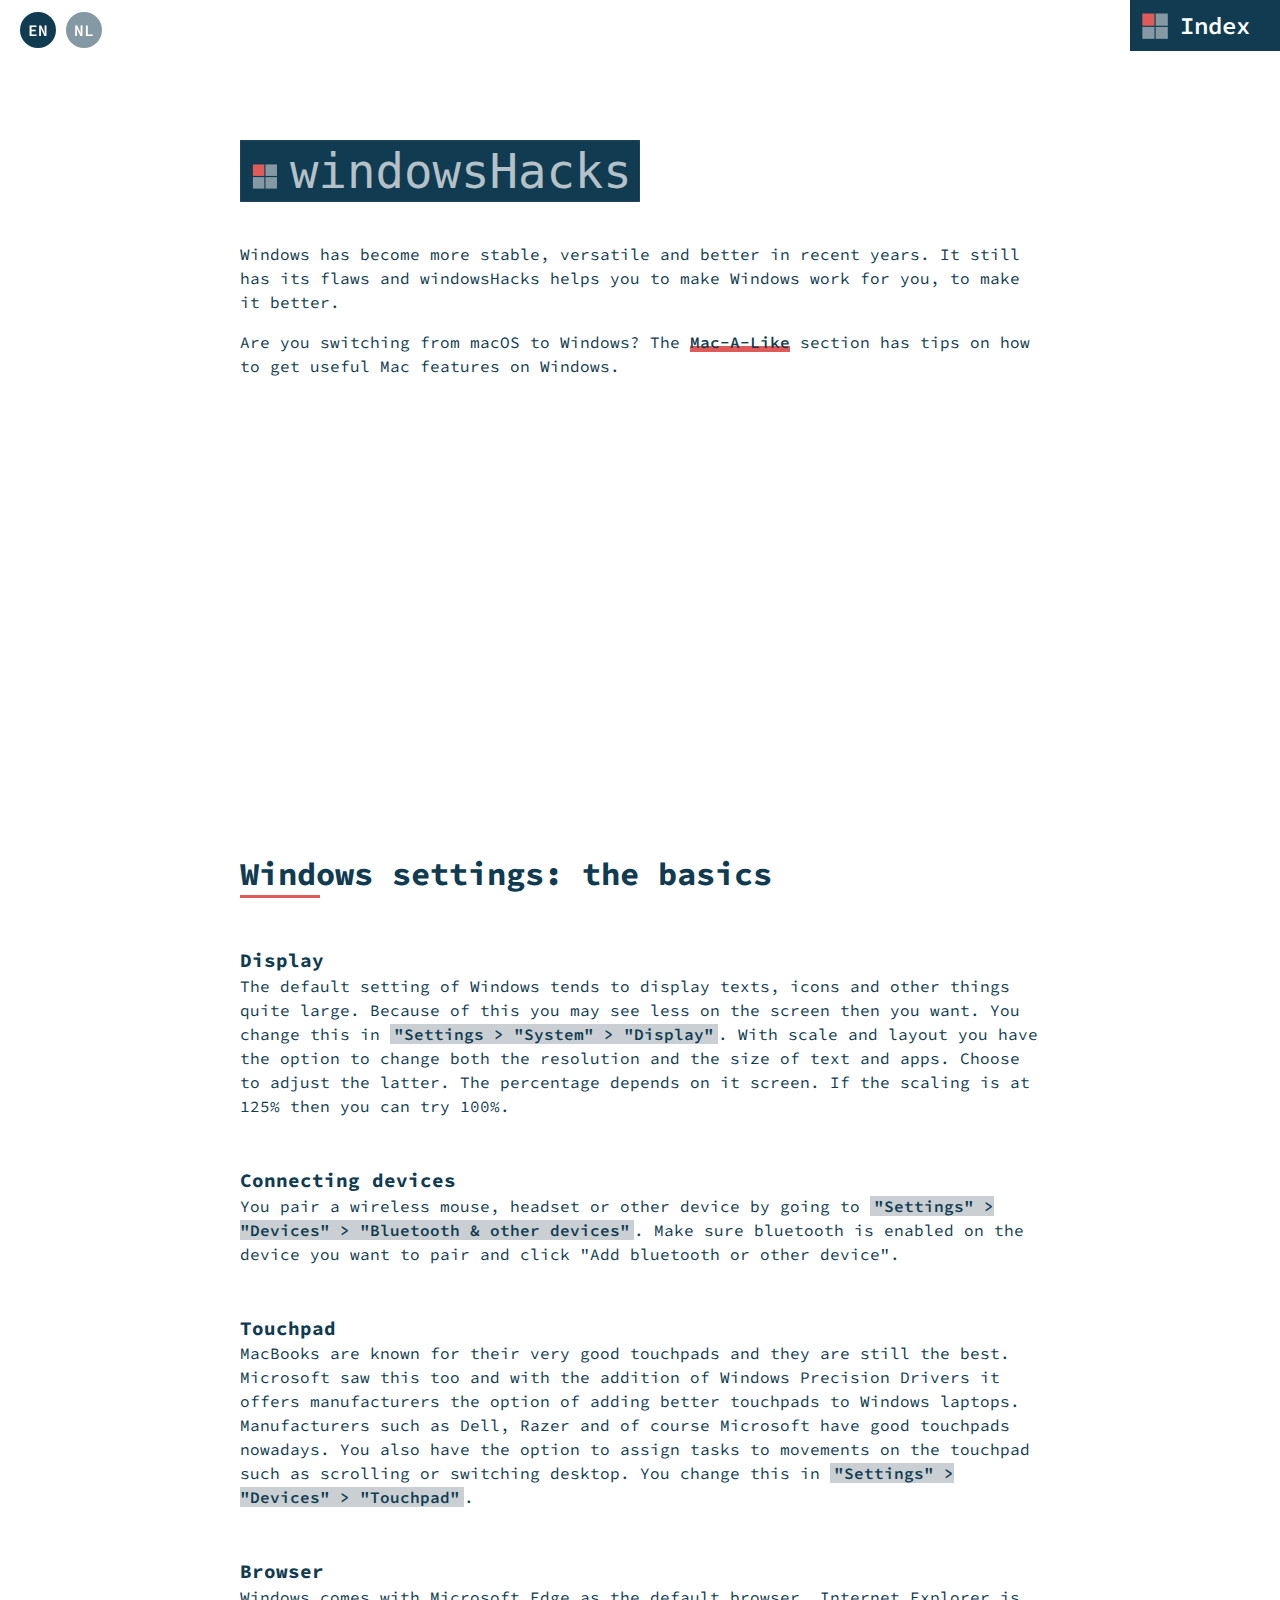
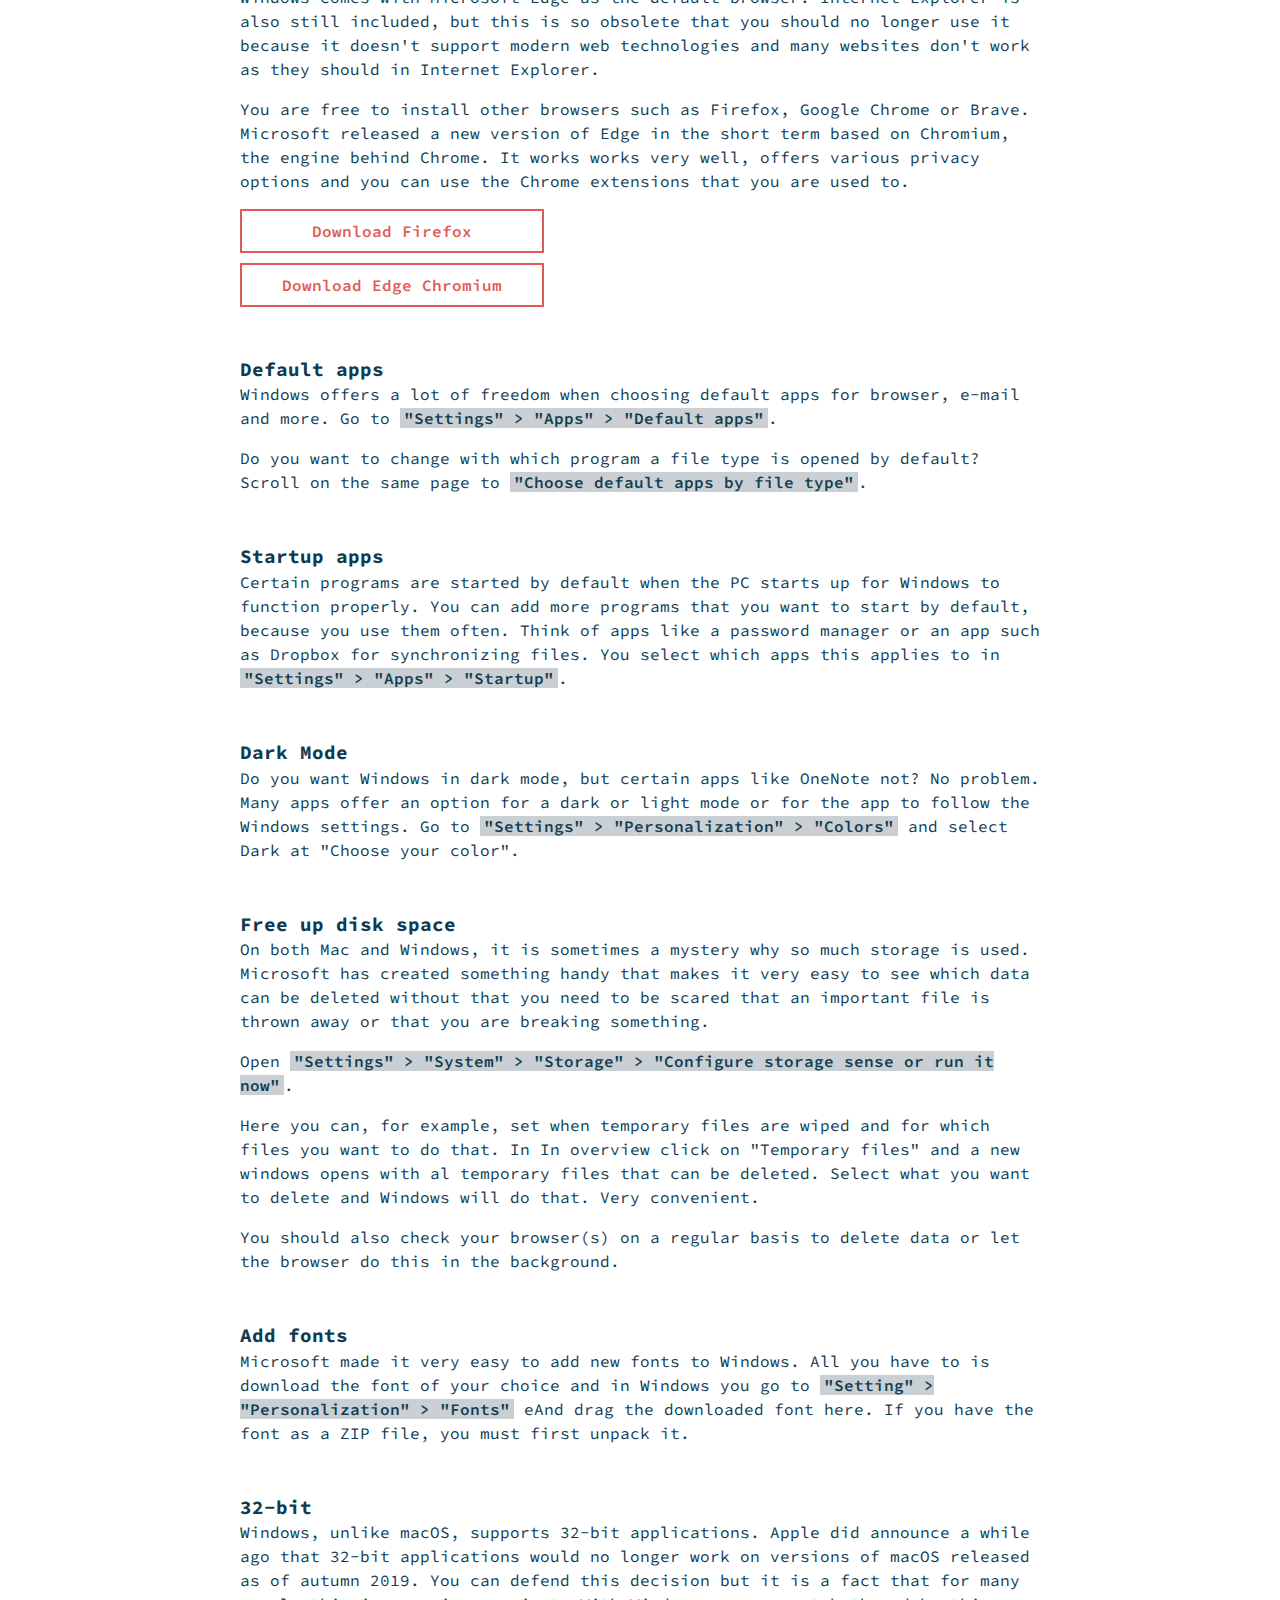
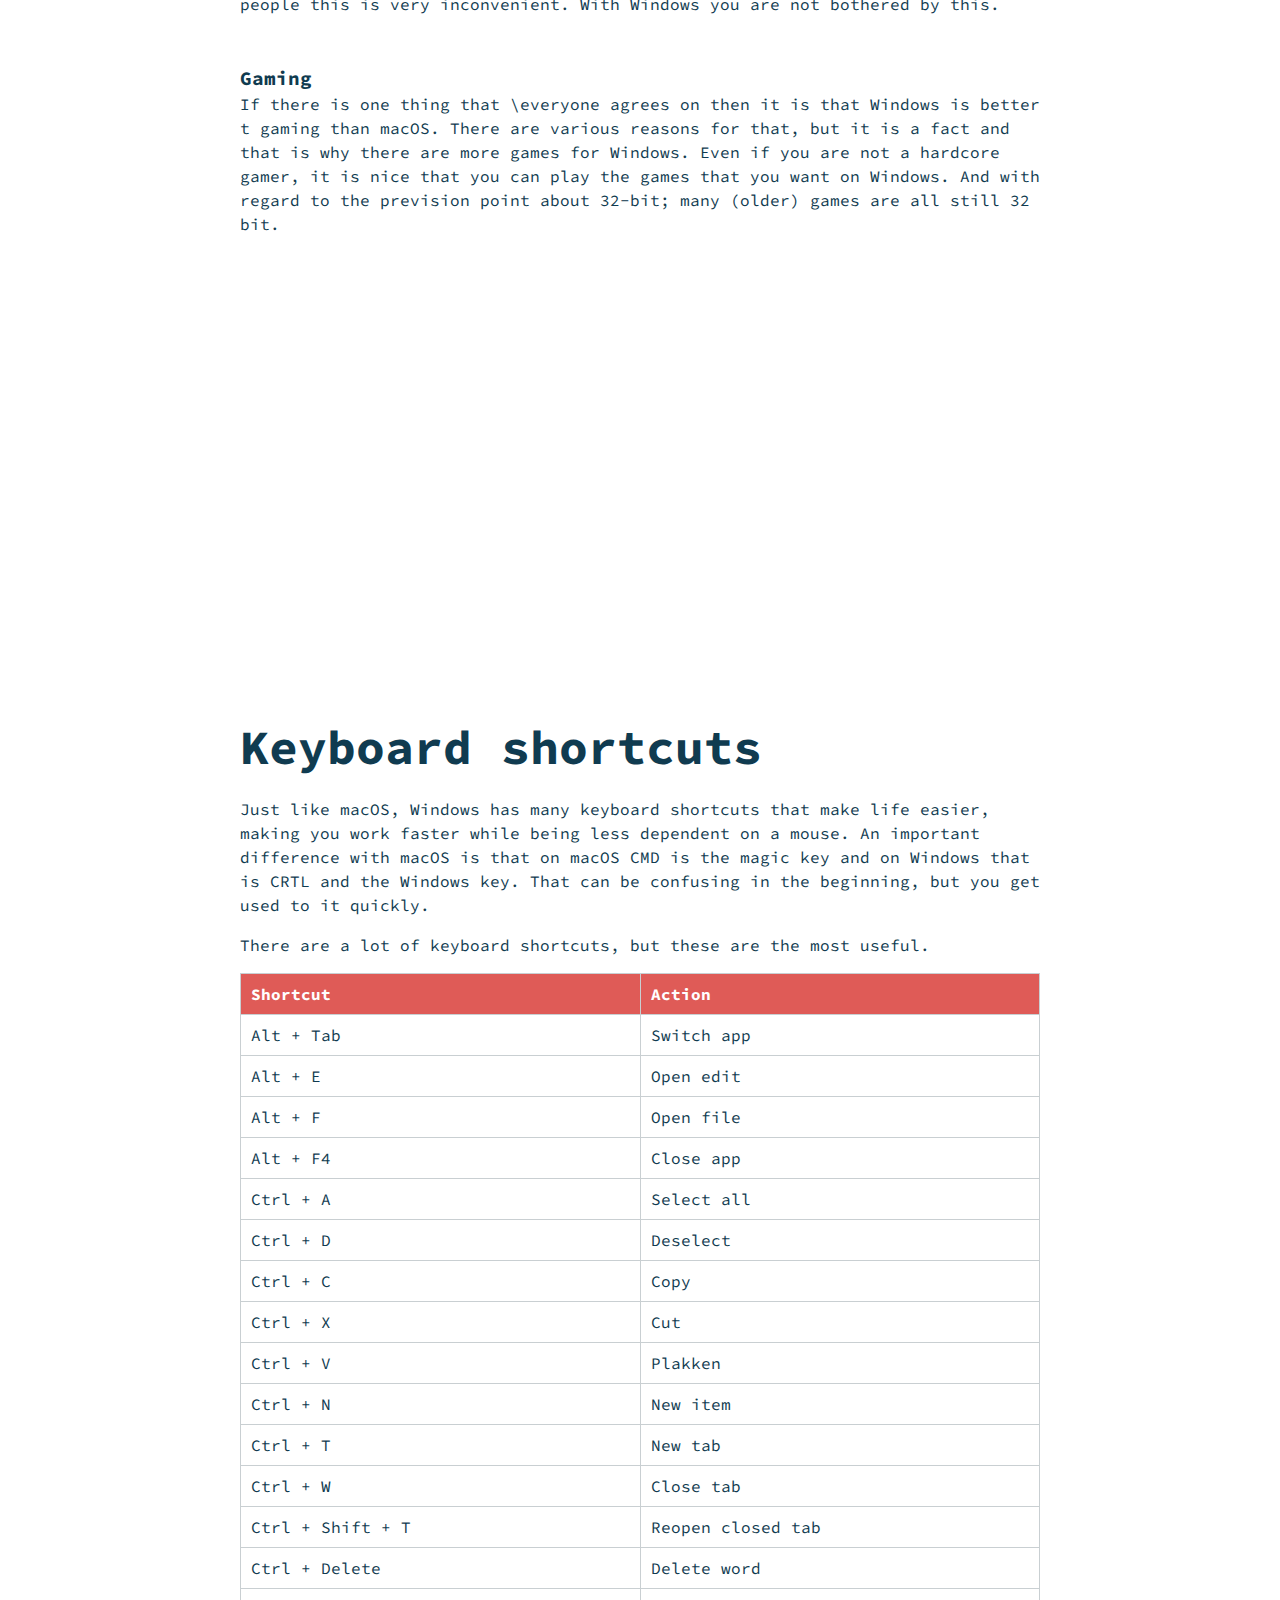
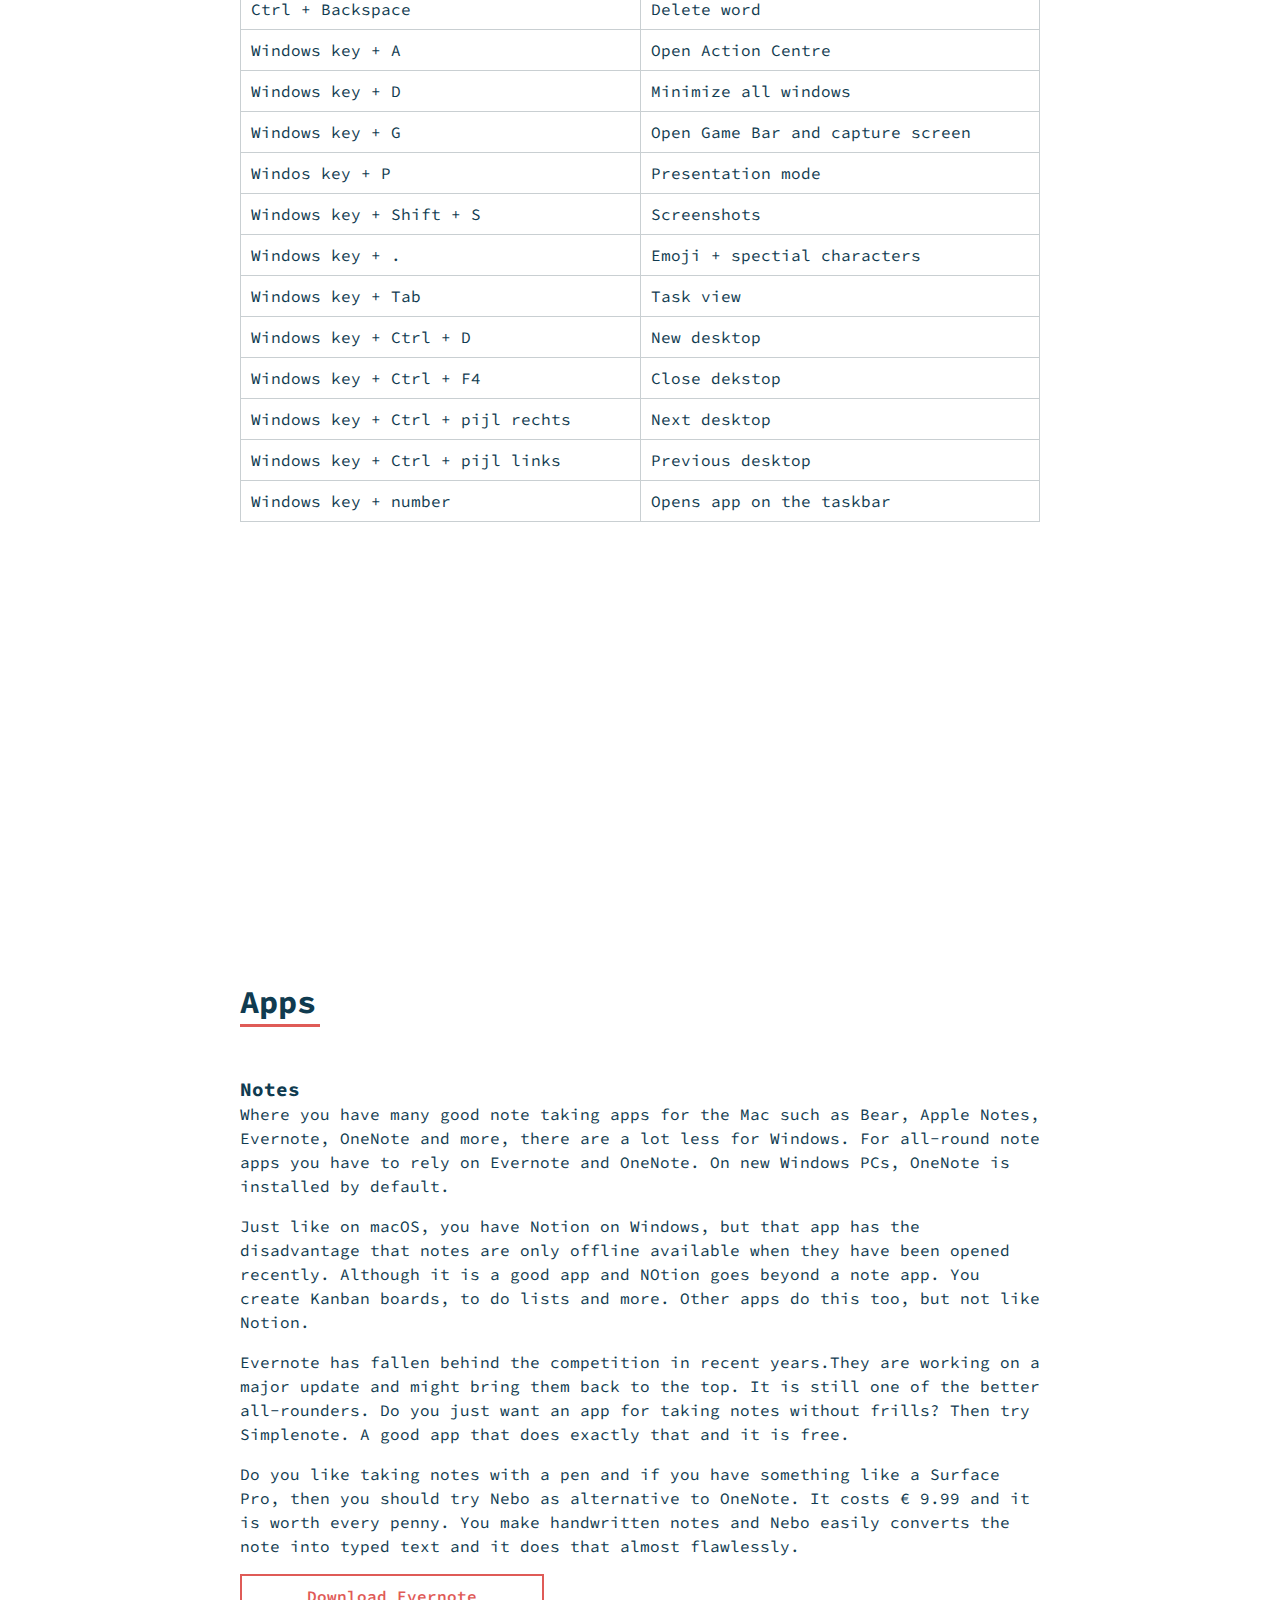
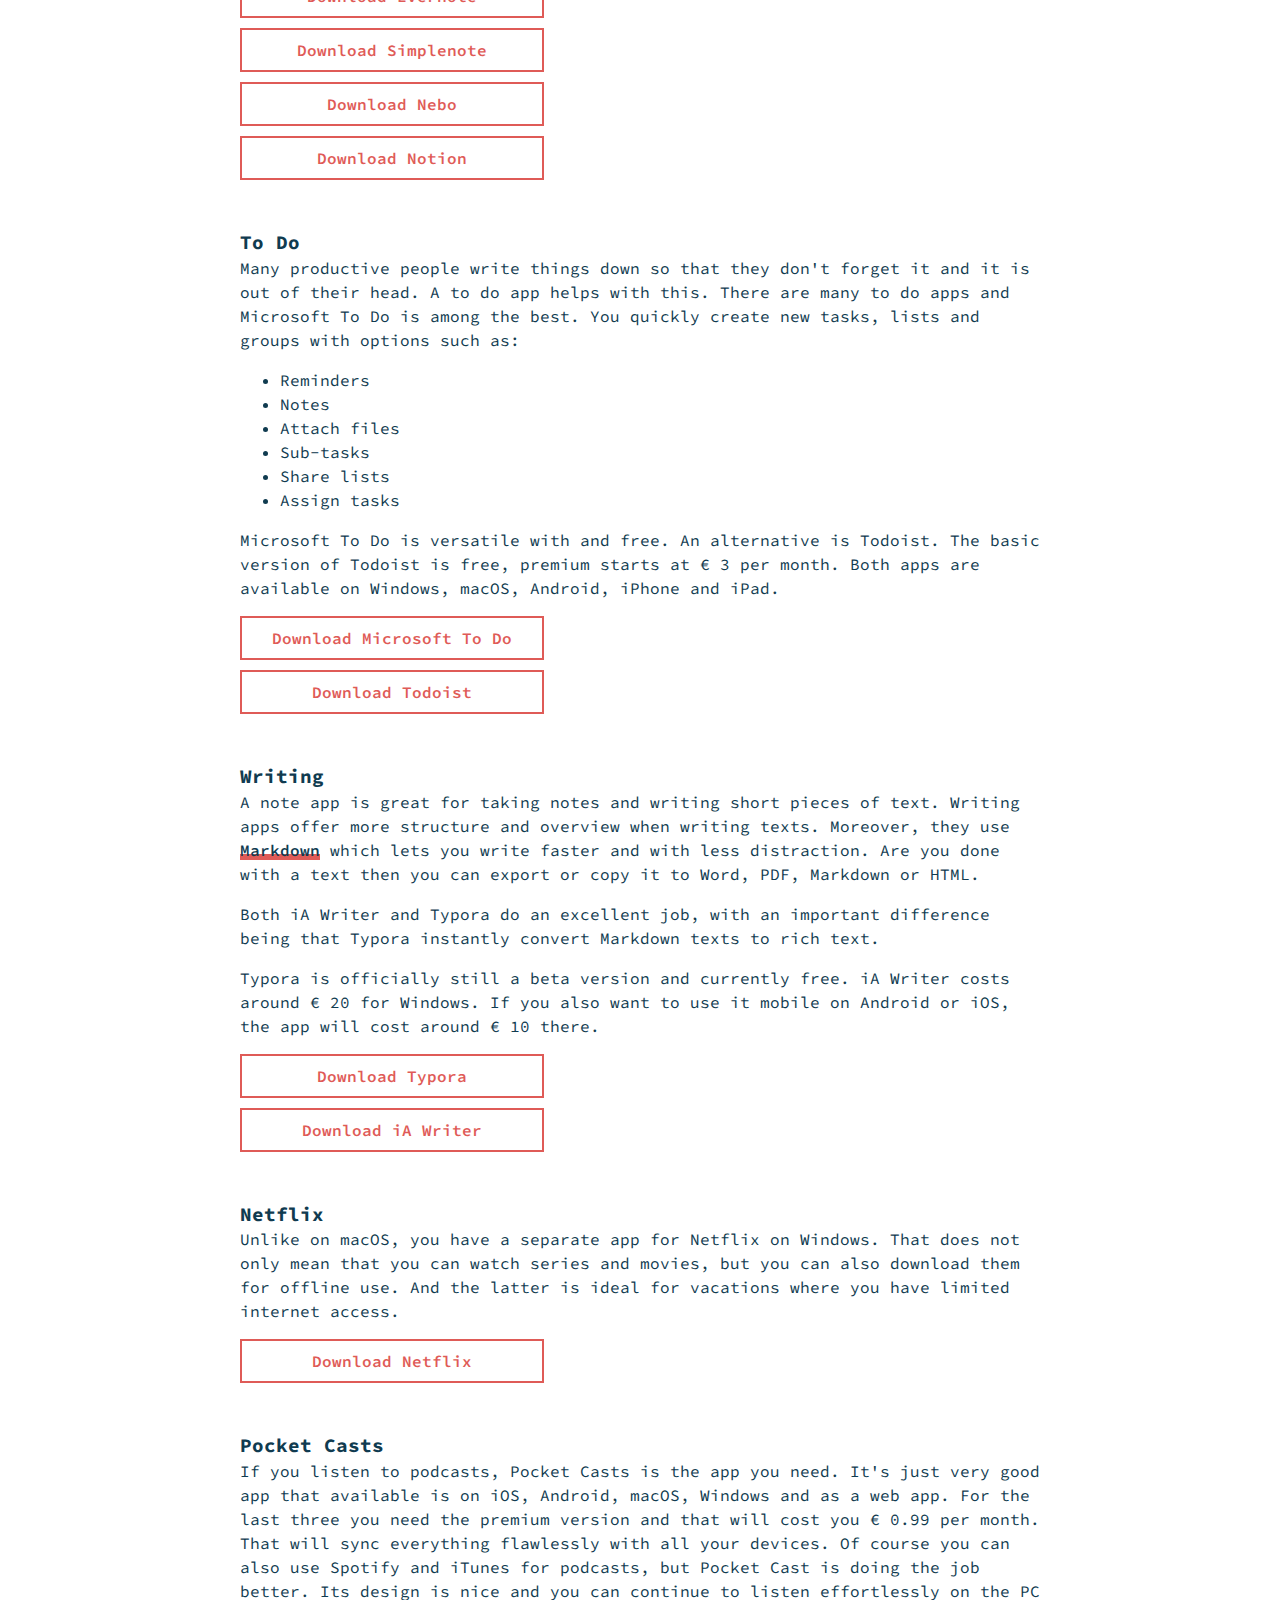
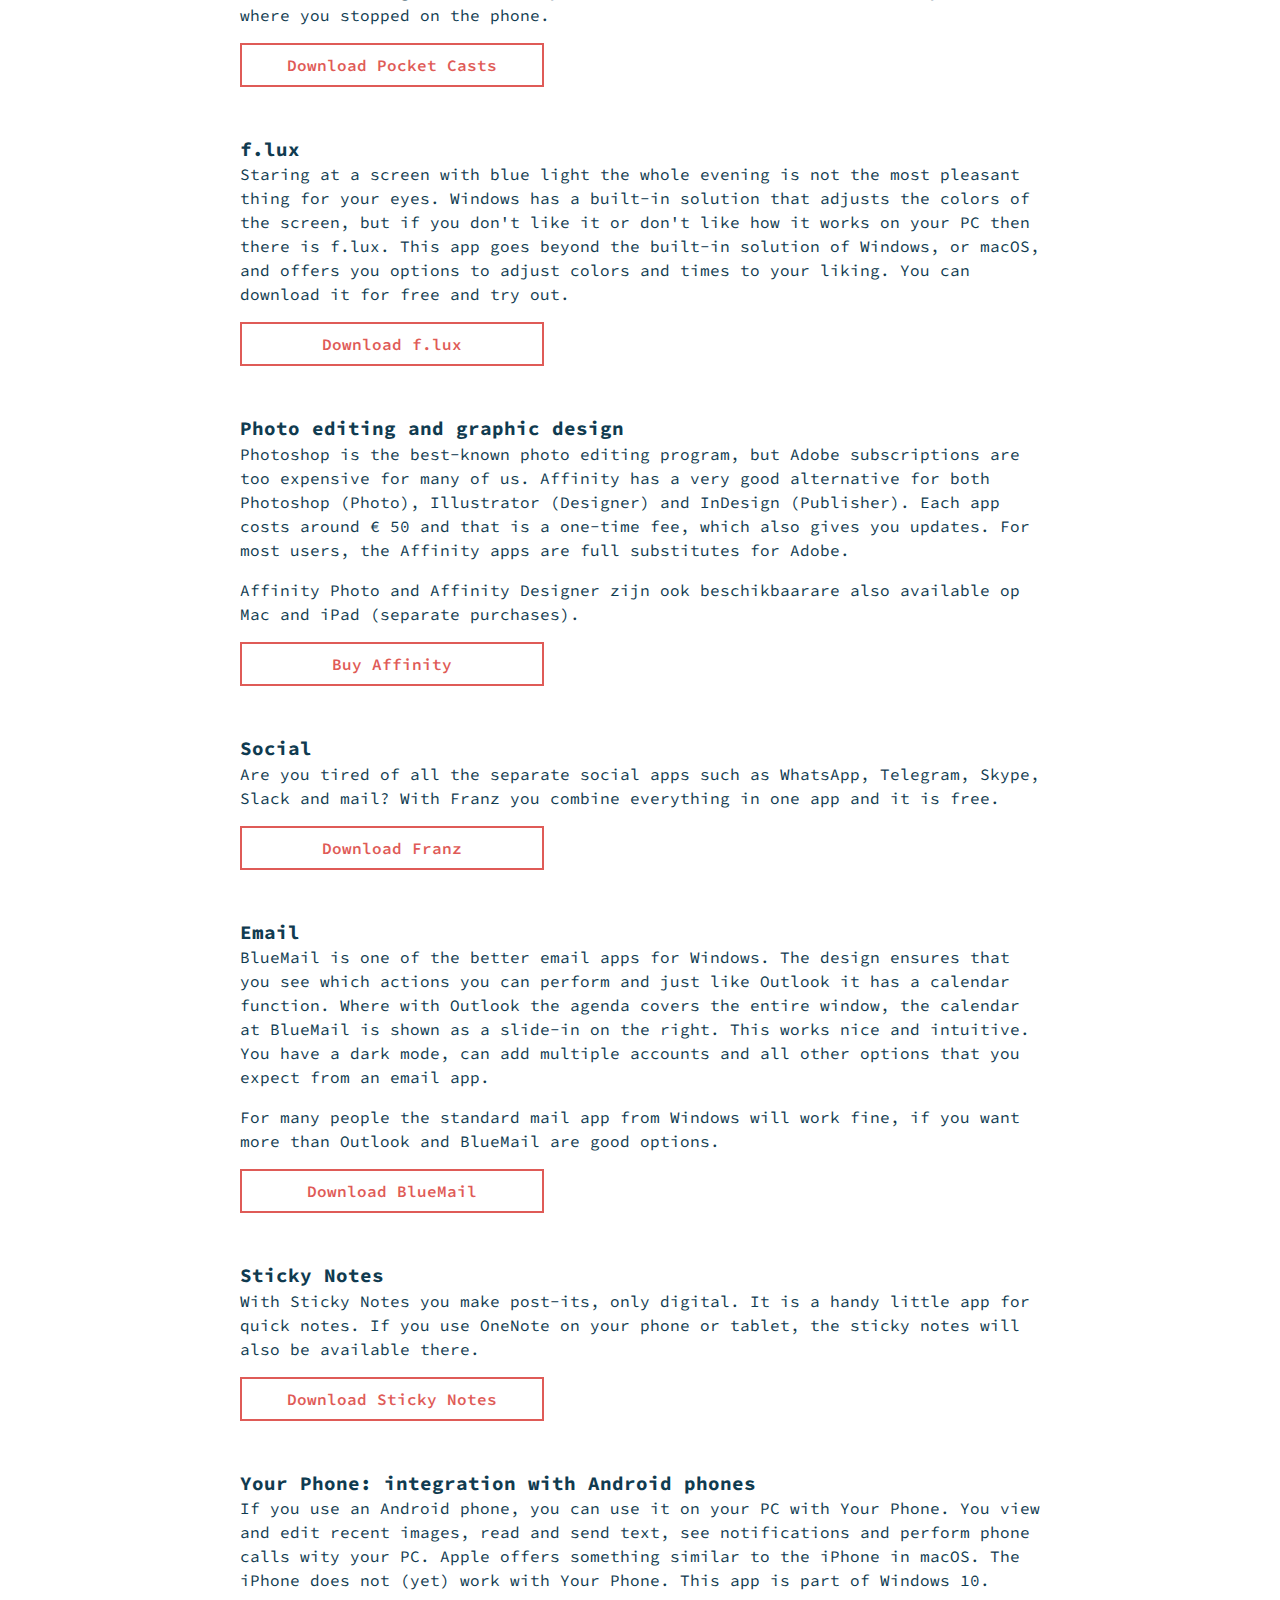
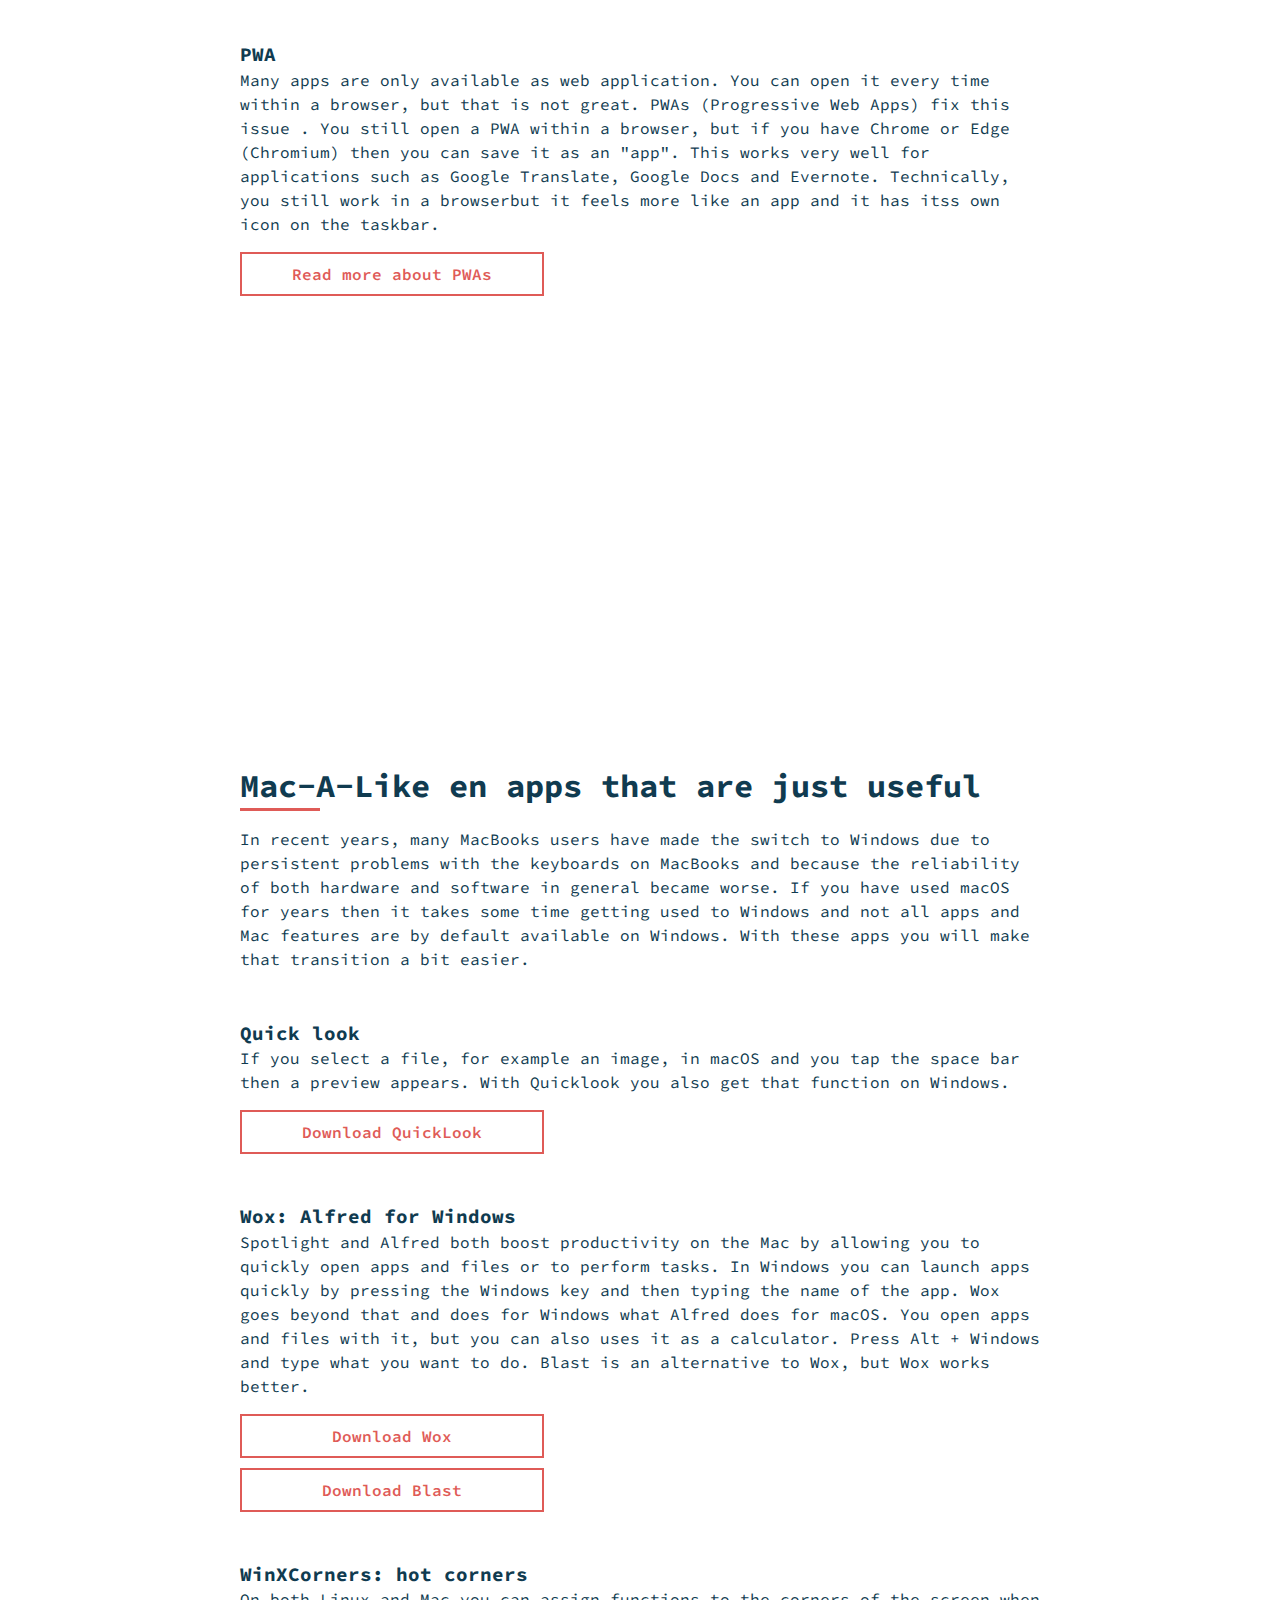
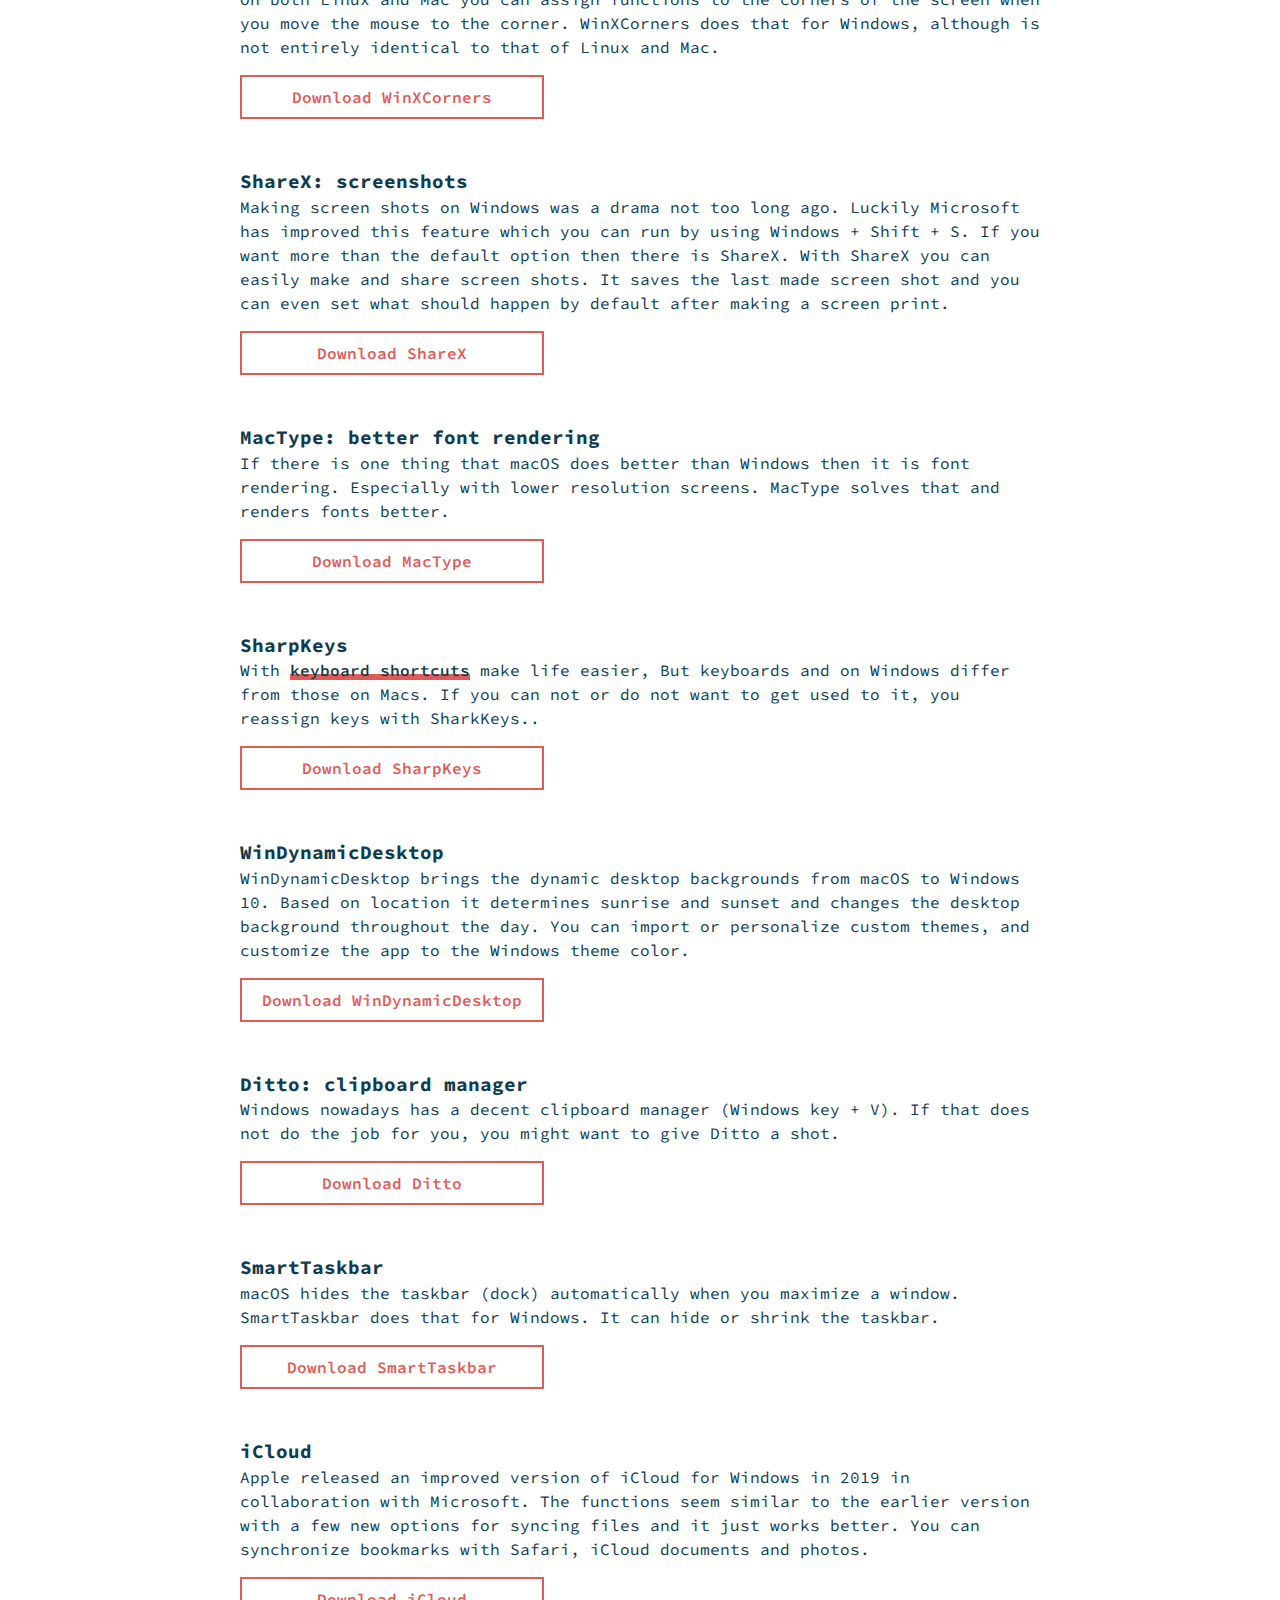
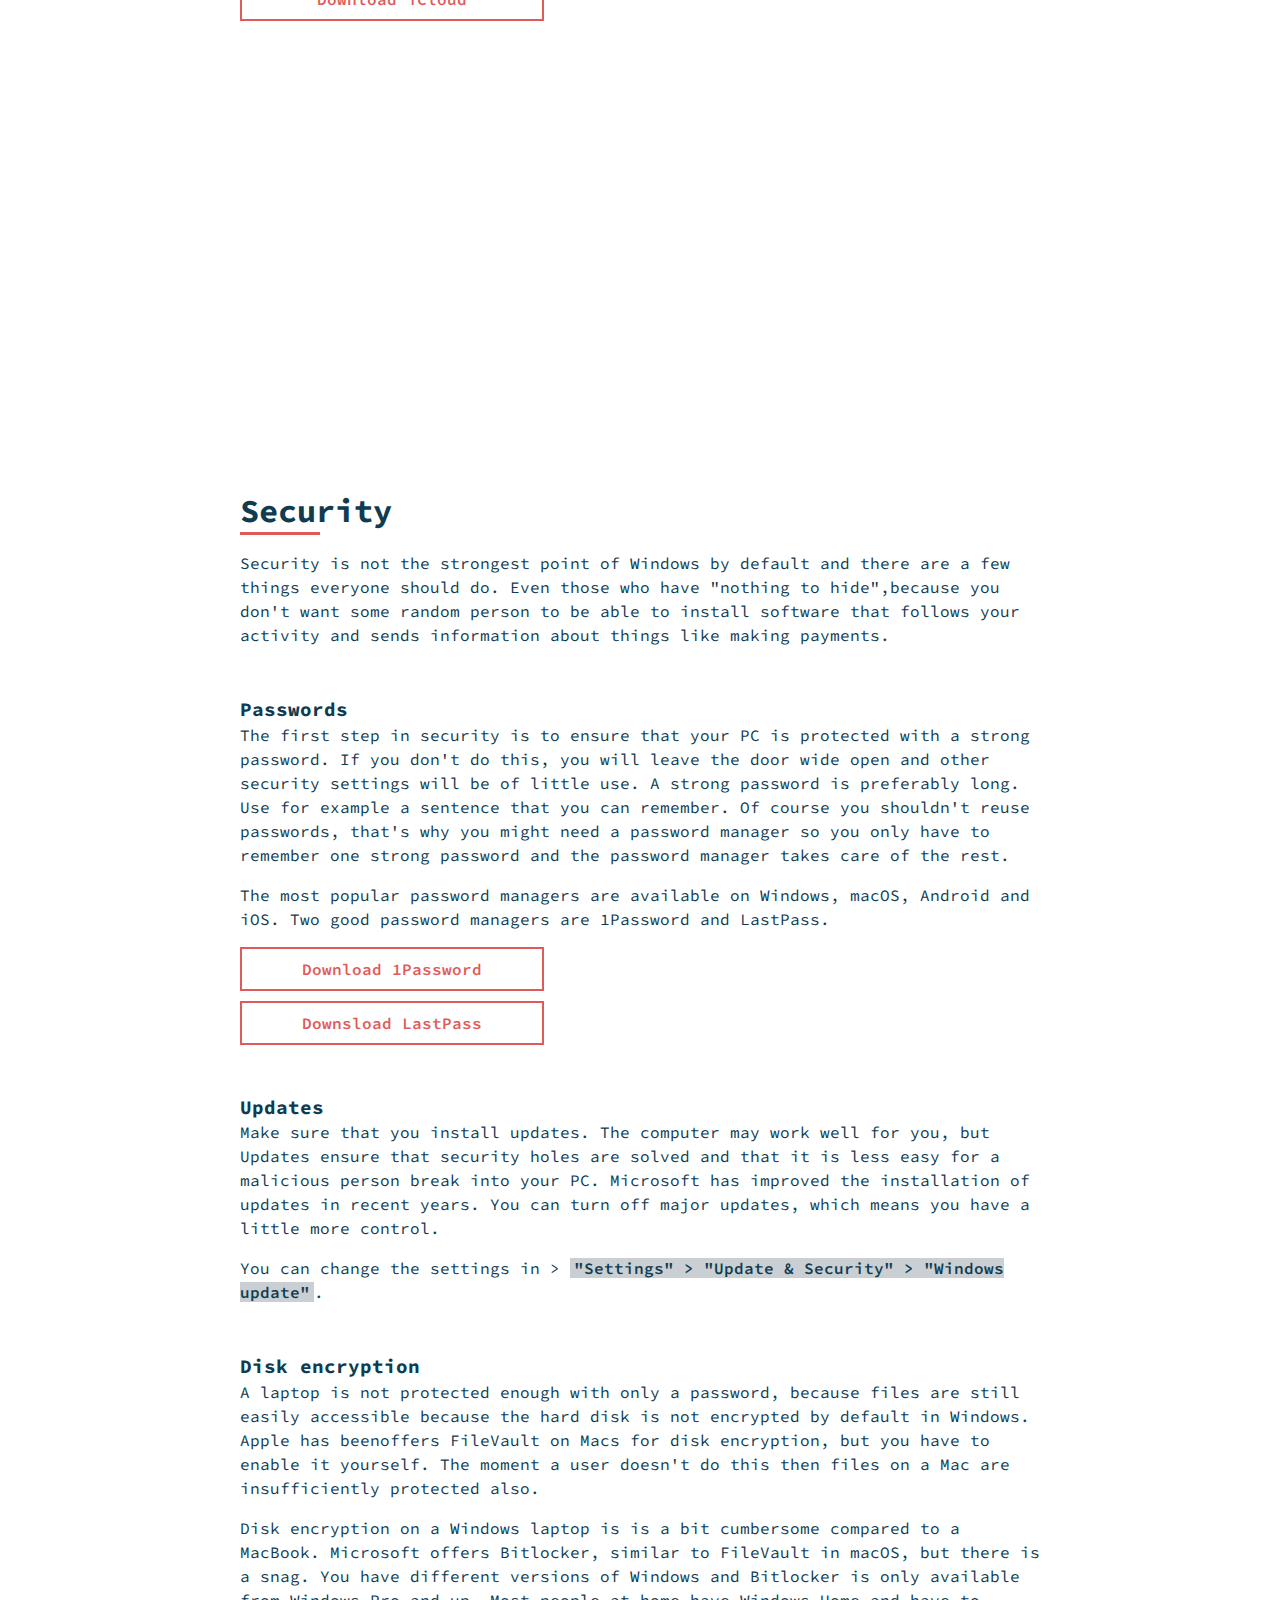
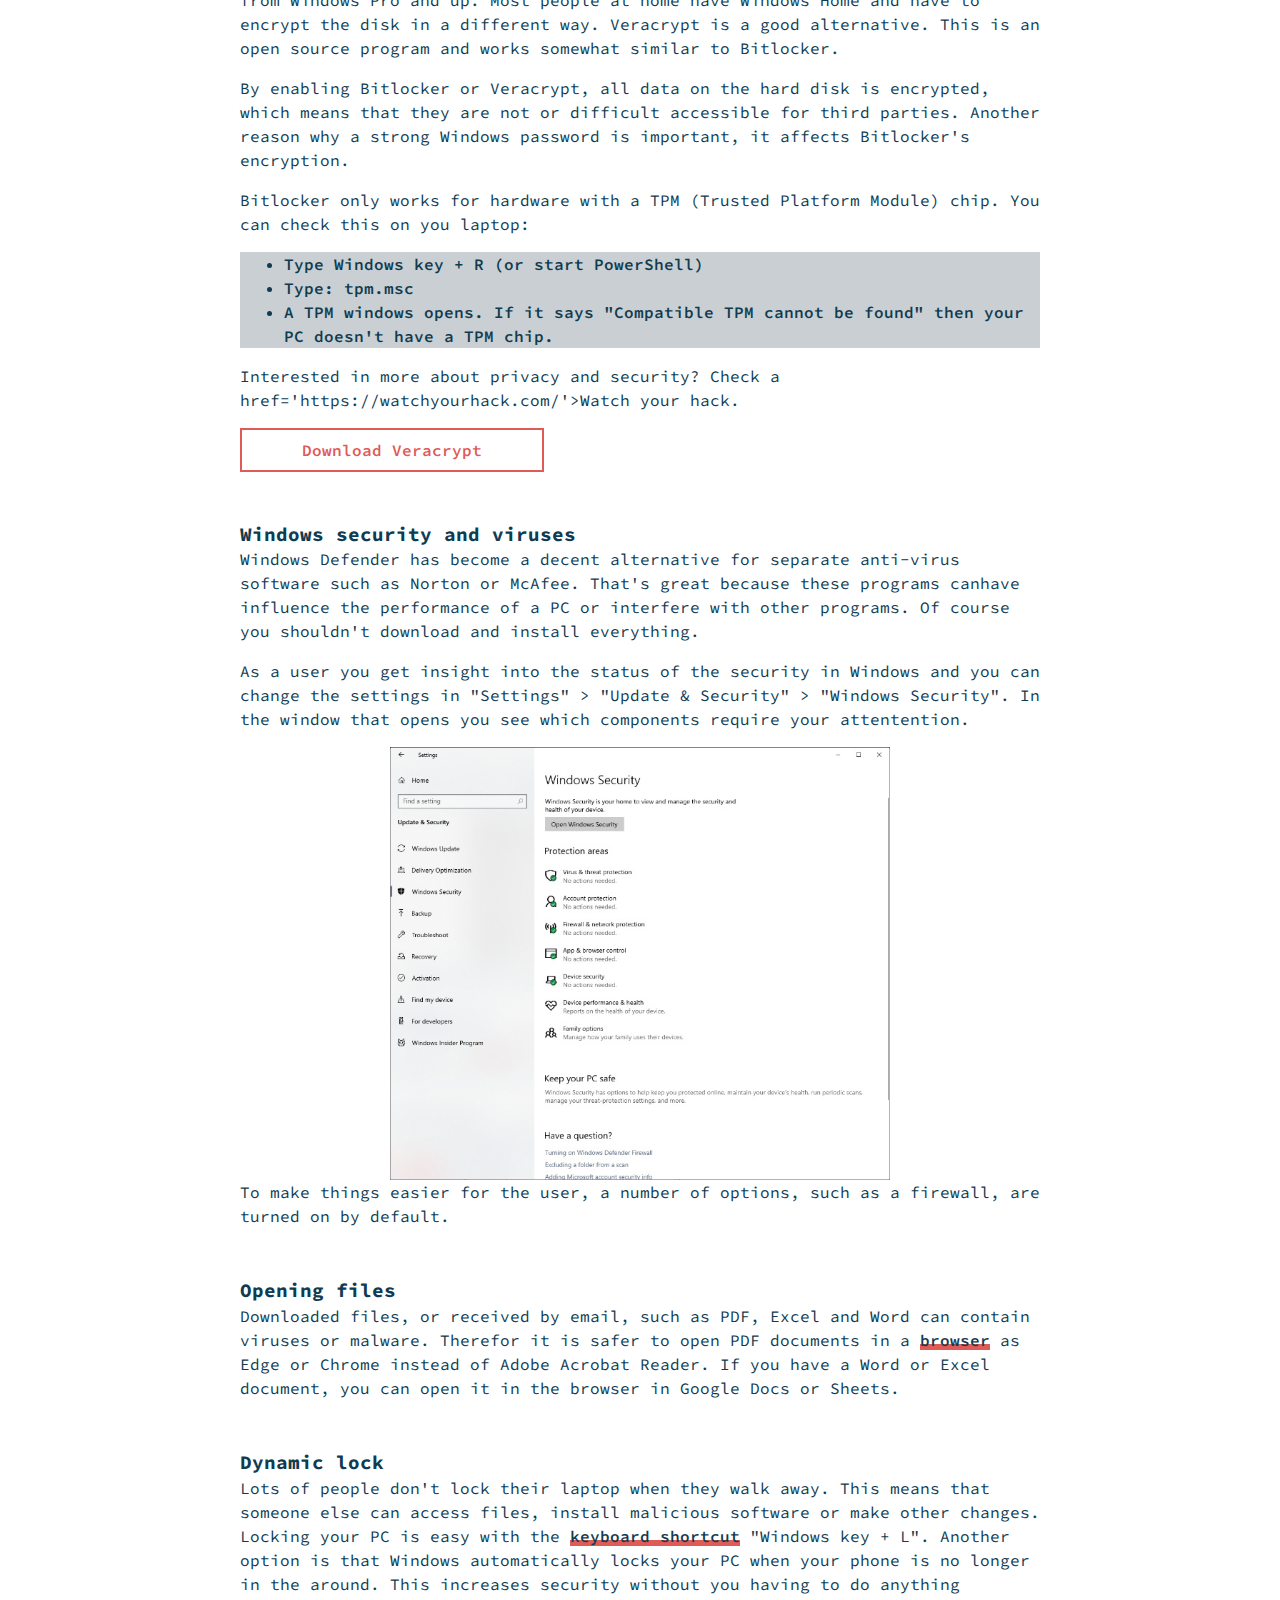
<file: index.html>
<!DOCTYPE html>
<html lang="en">

<head>
  <meta charset="UTF-8">
  <link rel="icon" type="image/png" href="images/windowsHacks favicon.png " />
  <meta http-equiv="X-UA-Compatible" content="IE=edge">
  <meta name="viewport" content="width=device-width, user-scalable=yes, initial-scale=1, user-scalable=1">

  <title>Doing more with Windows</title>

  <link rel="canonical" href="https://windowshacks.net/" />
  <meta name="description"
    content="windowsHacks gives tips on how to make Windows better with tips about settings, security, apps and laptops." />
  <meta property="og:title" content="windowsHacks: doing more with Windows" />
  <meta property="og:description"
    content="windowsHacks gives tips on how to make Windows better with tips about settings, security, apps and laptops." />
  <meta property="og:url" content="https://windowshacks.net/" />
  <meta property="og:site_name" content="windowsHacks" />
  <meta property="og:image" content="/images/windowsHacks.png">
  <meta property="og:image:secure_url" content="/images/windowsHacks.png">
  <meta name="twitter:site" content="@wimpstm">
  <meta name="twitter:creator" content="@wimpstm">
  <meta name="twitter:card" content="summary" />
  <meta name="twitter:description"
    content="windowsHacks gives tips on how to make Windows better with tips about settings, security, apps and laptops." />
  <meta name="twitter:title" content="windowsHacks: doing more with Windows" />

  <link href="https://fonts.googleapis.com/css?family=Source+Code+Pro:400,600&display=swap" rel="stylesheet">
  <link rel="stylesheet" href="style.css">

 


</head>

<body>
  <header>
    <div class="language">
      <span><a href="https://windowshacks.net/">EN</a></span><span><a href="https://windowshacks.net/nl/">NL</a></span>
    </div>
    <nav class="navbar">
      <div class="index">
        <button class="indexbtn" onclick="indexFunc()"> Index</button>
        <div class="index-content" id="indexFuncBtn">
          <a href="#">Start</a>
          <a href="#settings">Windows settings</a>
          <a href="#shortcuts">Keyboard shortcuts</a>
          <a href="#apps">Apps</a>
          <a href="#mac-a-like">Mac-A-Like</a>
          <a href="#security">Security</a>
          <a href="#linux">Development</a>
          <a href="#about">About</a>
        </div>
      </div>
    </nav>
  </header>


  <main>

    <div class="section">
      <div class="intro-logo"><img src="images/windowsHacks logo.svg" alt="logo windowsHacks"></div>
      <p>Windows has become more stable, versatile and better in recent years. It still has its flaws and windowsHacks
        helps you to make Windows work for you, to make it
        better.</p>
      <p>Are you switching from macOS to Windows? The <a href="#mac-a-like">Mac-A-Like</a> section has tips on how to
        get useful
        Mac features on Windows.</p>
    </div>



    <div class="section" id="settings">
      <img src="images/Settings.svg" class="delay" data-delay=".2s"
        alt="windowsHacks icon with a tool to adjust settings">
      <h2>Windows settings: the basics</h2>
      <h3>Display</h3>
      <p>The default setting of Windows tends to display texts, icons and other things quite large. Because of this you
        may see less on the screen then you want. You change this in <span class="explain">&quot;Settings &gt; "System"
          >
          &quot;Display&quot;</span>. With scale and layout you have the option to change both the resolution and the
        size of text and apps. Choose to adjust the latter. The percentage depends on it screen. If the scaling is at
        125% then you can try 100%.</p>
      <h3>Connecting devices</h3>
      <p>You pair a wireless mouse, headset or other device by going to <span class="explain">&quot;Settings&quot; &gt;
          &quot;Devices&quot; &gt; &quot;Bluetooth & other devices&quot;</span>. Make sure bluetooth is enabled on the
        device you want to pair and click &quot;Add bluetooth or other device&quot;.</p>
      <h3>Touchpad</h3>
      <p>MacBooks are known for their very good touchpads and they are still the best. Microsoft saw this too and with
        the addition of Windows Precision Drivers it offers manufacturers the option of adding better touchpads to
        Windows laptops. Manufacturers such as Dell, Razer and of course Microsoft have good touchpads nowadays. You
        also have the option to assign tasks to movements on the touchpad such as scrolling or switching desktop. You
        change this in <span class="explain">&quot;Settings&quot; &gt;
          &quot;Devices&quot; &gt;
          &quot;Touchpad&quot;</span>.</p>
      <h3 id="browser">Browser</h3>
      <p>Windows comes with Microsoft Edge as the default browser. Internet Explorer is also still included, but this is
        so obsolete that you should no longer use it because it doesn't support modern web technologies and many
        websites don't work as they should in Internet Explorer.</p>
      <p>You are free to install other browsers such as Firefox, Google Chrome or Brave. Microsoft released a new
        version of Edge in the short term based on Chromium, the engine behind Chrome. It works works very well, offers
        various privacy options and you can use the Chrome extensions that you are used
        to.</p>
      <a class="download" target="blank"
        href='https://www.mozilla.org/nl/firefox/new/?redirect_source=firefox-com'>Download Firefox</a>
      <a class="download" target="blank" href='https://www.microsoft.com/en-us/edge'>Download Edge
        Chromium</a>
      <h3>Default apps</h3>
      <p>Windows offers a lot of freedom when choosing default apps for browser, e-mail and more. Go to
        <span class="explain">&quot;Settings&quot; &gt; &quot;Apps&quot; &gt;
          &quot;Default apps&quot;</span>.
      </p>
      <p>Do you want to change with which program a file type is opened by default? Scroll on the same page to <span
          class="explain">&quot;Choose default apps by file type"</span>.</p>
      <h3>Startup apps</h3>
      <p>Certain programs are started by default when the PC starts up for Windows to function properly. You can add
        more programs that you want to start by default, because you use them often. Think of apps like a password
        manager or an app such as Dropbox for synchronizing files. You select which apps this applies to in <span
          class="explain">&quot;Settings&quot; &gt; &quot;Apps&quot; &gt; &quot;Startup&quot;</span>.</p>
      <h3>Dark Mode</h3>
      <p>Do you want Windows in dark mode, but certain apps like OneNote not? No problem. Many apps offer an option for
        a dark or light mode or for the app to follow the Windows settings. Go to
        <span class="explain">&quot;Settings&quot; &gt; &quot;Personalization&quot; &gt;
          &quot;Colors&quot;</span> and select Dark at &quot;Choose your color&quot;.</p>

      <h3>Free up disk space</h3>
      <p>On both Mac and Windows, it is sometimes a mystery why so much storage is used. Microsoft has created something
        handy that makes it very easy to see which data can be deleted without that you need to be scared that an
        important file is thrown away or that you are breaking something.</p>
      <p>Open <span class="explain">&quot;Settings&quot; &gt; &quot;System&quot; &gt; &quot;Storage&quot; &gt;
          &quot;Configure storage sense or run it now&quot;</span>.
      </p>
      <p>Here you can, for example, set when temporary files are wiped and for which files you want to do that. In
        In overview click on &quot;Temporary files&quot; and a new windows opens with al temporary files that can be
        deleted. Select what you want to delete and Windows will do that. Very convenient. </p>
      <p>You should also check your browser(s) on a regular basis to delete data or let the browser do this in the
        background.</p>
      <h3>Add fonts</h3>
      <p>Microsoft made it very easy to add new fonts to Windows. All you have to is download the font of your choice
        and in Windows you go to <span class="explain">
          &quot;Setting&quot; &gt; &quot;Personalization&quot; &gt; &quot;Fonts&quot;</span> eAnd drag the downloaded
        font here. If you have the font as a ZIP file, you must first unpack it.</p>
      <h3>32-bit</h3>
      <p>Windows, unlike macOS, supports 32-bit applications. Apple did announce a while ago that 32-bit applications
        would no longer work on versions of macOS released as of autumn 2019. You can defend this decision but it is a
        fact that for many people this is very inconvenient. With Windows you are not bothered by this.</p>
      <h3>Gaming</h3>
      <p>If there is one thing that \everyone agrees on then it is that Windows is better t gaming than macOS. There are
        various reasons for that, but it is a fact and that is why there are more games for Windows. Even if you are not
        a hardcore gamer, it is nice that you can play the games that you want on Windows. And with regard to the
        prevision point about 32-bit; many (older) games are all still 32 bit.</p>
    </div>




    <div class="section" id="shortcuts">
      <img src="images/keyboard-shortcuts.svg" class="delay" data-delay=".2s" alt="Keyboard for shortcuts">
      <h1>Keyboard shortcuts</h1>
      <p>Just like macOS, Windows has many keyboard shortcuts that make life easier, making you work faster while being
        less dependent on a mouse. An important difference with macOS is that on macOS CMD is the magic key and on
        Windows that is CRTL and the Windows key. That can be confusing in the beginning, but you get used to it
        quickly.</p>
      <p>There are a lot of keyboard shortcuts, but these are the most useful.</p>
      <table>
        <thead>
          <tr>
            <th>Shortcut</th>
            <th>Action</th>
          </tr>
        </thead>
        <tbody>
          <tr>
            <td>Alt + Tab</td>
            <td>Switch app</td>
          </tr>
          <tr>
            <td>Alt + E</td>
            <td>Open edit</td>
          </tr>
          <tr>
            <td>Alt + F</td>
            <td>Open file</td>
          </tr>
          <tr>
            <td>Alt + F4</td>
            <td>Close app</td>
          </tr>
          <tr>
            <td>Ctrl + A</td>
            <td>Select all</td>
          </tr>
          <tr>
            <td>Ctrl + D</td>
            <td>Deselect</td>
          </tr>
          <tr>
            <td>Ctrl + C</td>
            <td>Copy</td>
          </tr>
          <tr>
            <td>Ctrl + X</td>
            <td>Cut</td>
          </tr>
          <tr>
            <td>Ctrl + V</td>
            <td>Plakken</td>
          </tr>
          <tr>
            <td>Ctrl + N</td>
            <td>New item</td>
          </tr>
          <tr>
            <td>Ctrl + T</td>
            <td>New tab</td>
          </tr>
          <tr>
            <td>Ctrl + W</td>
            <td>Close tab</td>
          </tr>
          <tr>
            <td>Ctrl + Shift + T</td>
            <td>Reopen closed tab</td>
          </tr>
          <tr>
            <td>Ctrl + Delete</td>
            <td>Delete word</td>
          </tr>
          <tr>
            <td>Ctrl + Backspace</td>
            <td>Delete word</td>
          </tr>
          <tr>
            <td>Windows key + A</td>
            <td>Open Action Centre</td>
          </tr>
          <tr>
            <td>Windows key + D</td>
            <td>Minimize all windows</td>
          </tr>
          <tr>
            <td>Windows key + G</td>
            <td>Open Game Bar and capture screen</td>
          </tr>
          <tr>
            <td>Windos key + P</td>
            <td>Presentation mode</td>
          </tr>
          <tr>
            <td>Windows key + Shift + S</td>
            <td>Screenshots</td>
          </tr>
          <tr>
            <td>Windows key + .</td>
            <td>Emoji + spectial characters</td>
          </tr>
          <tr>
            <td>Windows key + Tab</td>
            <td>Task view</td>
          </tr>
          <tr>
            <td>Windows key + Ctrl + D</td>
            <td>New desktop</td>
          </tr>
          <tr>
            <td>Windows key + Ctrl + F4</td>
            <td>Close dekstop</td>
          </tr>
          <tr>
            <td>Windows key + Ctrl + pijl rechts</td>
            <td>Next desktop</td>
          </tr>
          <tr>
            <td>Windows key + Ctrl + pijl links</td>
            <td>Previous desktop</td>
          </tr>
          <tr>
            <td>Windows key + number</td>
            <td>Opens app on the taskbar</td>
          </tr>
        </tbody>
      </table>
    </div>



    <div class="section" id="apps">
      <img src="images/apps.svg" class="delay" data-delay=".2s" alt="back with logo for downloading apps">
      <h2>Apps</h2>
      <h3>Notes</h3>
      <p>Where you have many good note taking apps for the Mac such as Bear, Apple Notes, Evernote, OneNote and more,
        there are a lot less for Windows. For all-round note apps you have to rely on Evernote and OneNote. On new
        Windows PCs, OneNote is installed by default.</p>
      <p>Just like on macOS, you have Notion on Windows, but that app has the disadvantage that notes are only offline
        available when they have been opened recently. Although it is a good app and NOtion goes beyond a note app. You
        create Kanban boards, to do lists and more. Other apps do this too, but not like Notion.</p>
      <p>Evernote has fallen behind the competition in recent years.They are working on a major update and might bring
        them back to the top. It is still one of the better all-rounders. Do you just want an
        app for taking notes without frills? Then try Simplenote. A good app that does exactly that and it is free.</p>
      <p>Do you like taking notes with a pen and if you have something like a Surface Pro, then you should try Nebo as
        alternative to OneNote. It costs € 9.99 and it is worth every penny. You make handwritten notes and Nebo easily
        converts the note into typed text and it does that almost flawlessly.</p>
      <a class="download" target="blank" href='https://evernote.com/intl/nl/download'>Download Evernote</a>
      <a class="download" target="blank"
        href='https://www.microsoft.com/en-us/p/simplenote/9nxqq40ldw3x?activetab=pivot:overviewtab'>Download
        Simplenote</a>
      <a class="download" target="blank"
        href='https://www.microsoft.com/en-us/p/nebo/9nblggh4nlb0?activetab=pivot:overviewtab'>Download Nebo</a>
      <a class="download" target="blank" href='https://www.notion.so/desktop'>Download Notion</a>
      <h3>To Do</h3>
      <p>Many productive people write things down so that they don't forget it and it is out of their head. A to do app
        helps with this. There are many to do apps and Microsoft To Do is among the best. You quickly create new tasks,
        lists and groups with options such as:</p>
      <ul>
        <li>Reminders</li>
        <li>Notes</li>
        <li>Attach files</li>
        <li>Sub-tasks</li>
        <li>Share lists</li>
        <li>Assign tasks</li>
      </ul>
      <p>Microsoft To Do is versatile with and free. An alternative is Todoist. The basic version of Todoist is free,
        premium starts at € 3 per month. Both apps are available on Windows, macOS, Android, iPhone and iPad.</p>
      <a class="download" target="blank"
        href='https://www.microsoft.com/en-us/p/microsoft-to-do-lists-tasks-reminders/9nblggh5r558?activetab=pivot:overviewtab'>Download
        Microsoft To Do</a>
      <a class="download" target="blank"
        href='https://www.microsoft.com/en-us/p/todoist-to-do-list-and-task-manager/9nblggh1rl1k?activetab=pivot:overviewtab'>Download
        Todoist</a>
      <h3>Writing</h3>
      <p>A note app is great for taking notes and writing short pieces of text. Writing apps offer more structure and
        overview when writing texts. Moreover, they use <a
          href='https://doque.nl/blog/slimmer-schrijven-met-markdown/'>Markdown</a> which lets you write faster and with
        less distraction. Are you done with a text then you can export or copy it to Word, PDF, Markdown or HTML. </p>
      <p>Both iA Writer and Typora do an excellent job, with an important difference being that Typora instantly convert
        Markdown texts to rich text.</p>
      <p>Typora is officially still a beta version and currently free. iA Writer costs around € 20 for Windows. If you
        also want to use it mobile on Android or iOS, the app will cost around € 10 there.</p>
      <a class="download" target="blank" href='https://typora.io/#windows'>Download Typora</a>
      <a class="download" target="blank" href='https://ia.net/downloads'>Download iA Writer</a>
      <h3>Netflix</h3>
      <p>Unlike on macOS, you have a separate app for Netflix on Windows. That does not only mean that you can watch
        series and movies, but you can also download them for offline use. And the latter is ideal for vacations where
        you have limited internet access.</p>
      <a class="download" target="blank"
        href='https://www.microsoft.com/en-us/p/netflix/9wzdncrfj3tj?activetab=pivot:overviewtab'>Download
        Netflix</a>
      <h3>Pocket Casts</h3>
      <p>If you listen to podcasts, Pocket Casts is the app you need. It's just very good app that available is on iOS,
        Android, macOS, Windows and as a web app. For the last three you need the premium version and that will cost you
        € 0.99 per month. That will sync everything flawlessly with all your devices. Of course you can also use Spotify
        and iTunes for podcasts, but Pocket Cast is doing the job better. Its design is nice and you can continue to
        listen effortlessly on the PC where you stopped on the phone.</p>
      <a class="download" target="blank"
        href='https://www.microsoft.com/nl-nl/p/pocket-casts-desktop/9pcdbqx582bz?activetab=pivot:overviewtab'>Download
        Pocket Casts</a>
      <h3>f.lux</h3>
      <p>Staring at a screen with blue light the whole evening is not the most pleasant thing for your eyes. Windows has
        a built-in solution that adjusts the colors of the screen, but if you don't like it or don't like how it works
        on your PC then there is f.lux. This app goes beyond the built-in solution of Windows, or macOS, and offers you
        options to adjust colors and times to your liking. You can download it for free and try out.
      </p>
      <a class="download" target="blank" href='https://justgetflux.com/'>Download f.lux</a>
      <h3>Photo editing and graphic design</h3>
      <p>Photoshop is the best-known photo editing program, but Adobe subscriptions are too expensive for many of us.
        Affinity has a very good alternative for both Photoshop (Photo), Illustrator (Designer) and InDesign
        (Publisher). Each app costs around € 50 and that is a one-time fee, which also gives you updates. For most
        users, the Affinity apps are full substitutes for Adobe.</p>
      <p>Affinity Photo and Affinity Designer zijn ook beschikbaarare also available op Mac and iPad (separate
        purchases).</p>
      <a class="download" target="blank" href='https://affinity.serif.com/en-us/'>Buy Affinity</a>
      <h3>Social</h3>
      <p>Are you tired of all the separate social apps such as WhatsApp, Telegram, Skype, Slack and mail? With Franz you
        combine everything in one app and it is free.</p>
      <a class="download" target="blank" href='https://meetfranz.com/'>Download Franz</a>
      <h3>Email</h3>
      <p>BlueMail is one of the better email apps for Windows. The design ensures that you see which actions you can
        perform and just like Outlook it has a calendar function. Where with Outlook the agenda covers the entire
        window, the calendar at BlueMail is shown as a slide-in on the right. This works nice and intuitive. You have a
        dark mode, can add multiple accounts and all other options that you expect from an email app.</p>
      <p>For many people the standard mail app from Windows will work fine, if you want more than Outlook and BlueMail
        are good options.</p>
      <a class="download" target="blank"
        href='https://www.microsoft.com/en-us/p/blue-mail/9pmhzvm588p4?activetab=pivot:overviewtab'>Download
        BlueMail</a>
      <h3>Sticky Notes</h3>
      <p>With Sticky Notes you make post-its, only digital. It is a handy little app for quick notes. If you use OneNote
        on your phone or tablet, the sticky notes will also be available there.</p>
      <a class="download" target="blank"
        href='https://www.microsoft.com/en-us/p/microsoft-sticky-notes/9nblggh4qghw?activetab=pivot:overviewtab'>Download
        Sticky Notes</a>
      <h3>Your Phone: integration with Android phones</h3>
      <p>If you use an Android phone, you can use it on your PC with Your Phone. You view and edit recent images, read
        and send text, see notifications and perform phone calls wity your PC. Apple offers something similar to the
        iPhone in macOS. The iPhone does not (yet) work with Your Phone. This app is part of Windows 10.</p>
      <h3>PWA</h3>
      <p>Many apps are only available as web application. You can open it every time within a browser, but that is not
        great. PWAs (Progressive Web Apps) fix this issue . You still open a PWA within a browser, but if you have
        Chrome or Edge (Chromium) then you can save it as an "app". This works very well for applications such as Google
        Translate, Google Docs and Evernote. Technically, you still work in a browserbut it feels more like an app and
        it has itss own icon on the taskbar.
      </p>
      <a class="download" target="blank" href='https://developer.microsoft.com/en-us/windows/pwa'>Read more about
        PWAs</a>
    </div>



    <div class="section" id="mac-a-like">
      <img src="images/Mac-A-Like.svg" class="delay" data-delay=".2s"
        alt="An apple with the windowsHacks icon for apps that make Windows a bit more like a Mac">

      <h2>Mac-A-Like en apps that are just useful</h2>
      <p>In recent years, many MacBooks users have made the switch to Windows due to persistent
        problems with the keyboards on MacBooks and because the reliability of both hardware and software in general
        became worse. If you have used macOS for years then it takes some time getting used to Windows and not all apps
        and Mac features are by default available on Windows. With these apps you will make that transition a bit
        easier.</p>
      <h3>Quick look</h3>
      <p>If you select a file, for example an image, in macOS and you tap the space bar then a preview appears. With
        Quicklook you also get that function on Windows.</p>
      <a class="download" target="blank"
        href='https://www.microsoft.com/en-us/p/quicklook/9nv4bs3l1h4s?activetab=pivot:overviewtab'>Download
        QuickLook</a>
      <h3>Wox: Alfred for Windows</h3>
      <p>Spotlight and Alfred both boost productivity on the Mac by allowing you to quickly open apps and files or to
        perform tasks. In Windows you can launch apps quickly by pressing the Windows key and then typing the name of
        the app. Wox goes beyond that and does for Windows what Alfred does for macOS. You open apps and files with it,
        but you can also uses it as a calculator. Press Alt + Windows and type what you want to do. Blast is an
        alternative to Wox, but Wox works better.</p>
      <a class="download" target="blank" href='http://www.wox.one/'>Download Wox</a>
      <a class="download" target="blank"
        href='https://www.microsoft.com/en-us/p/blast-search/9nk1hlwhnp8s?activetab=pivot:overviewtab'>Download
        Blast</a>
      <h3>WinXCorners: hot corners</h3>
      <p>On both Linux and Mac you can assign functions to the corners of the screen when you move the mouse to the
        corner. WinXCorners does that for Windows, although is not entirely identical to that of Linux and Mac.</p>
      <a class="download" target="blank" href='https://github.com/vhanla/winxcorners'>Download WinXCorners</a>
      <h3>ShareX: screenshots</h3>
      <p>Making screen shots on Windows was a drama not too long ago. Luckily Microsoft has improved this feature which
        you can run by using Windows + Shift + S. If you want more than the default option then there is ShareX. With
        ShareX you can easily make and share screen shots. It saves the last made screen shot and you can even set what
        should happen by default after making a screen print.</p>
      <a class="download" target="blank" href='https://getsharex.com/'>Download ShareX</a>
      <h3>MacType: better font rendering</h3>
      <p>If there is one thing that macOS does better than Windows then it is font rendering. Especially with lower
        resolution screens. MacType solves that and renders fonts better.</p>
      <a class="download" target="blank" href='https://www.mactype.net/'>Download MacType</a>
      <h3>SharpKeys</h3>
      <p>With <a href='#shortcuts'>keyboard shortcuts</a> make life easier, But keyboards and on Windows differ from
        those on Macs. If you can not or do not want to get used to it, you reassign keys with SharkKeys..</p>
      <a class="download" target="blank" href='https://www.randyrants.com/category/sharpkeys/'>Download SharpKeys</a>
      <h3>WinDynamicDesktop</h3>
      <p>WinDynamicDesktop brings the dynamic desktop backgrounds from macOS to Windows 10. Based on location it
        determines sunrise and sunset and changes the desktop background throughout the day. You can import or
        personalize custom themes, and customize the app to the Windows theme color.</p>
      <a class="download" target="blank" href='WinDynamicDesktop'>Download WinDynamicDesktop</a>
      <h3>Ditto: clipboard manager</h3>
      <p>Windows nowadays has a decent clipboard manager (Windows key + V). If that does not do the job for you, you
        might want to give Ditto a shot.</p>
      <a class="download" target="blank"
        href='https://www.microsoft.com/en-us/p/ditto-clipboard/9nblggh3zbjq?activetab=pivot:overviewtab'>Download
        Ditto</a>
      <h3>SmartTaskbar</h3>
      <p>macOS hides the taskbar (dock) automatically when you maximize a window. SmartTaskbar does that for Windows. It
        can hide or shrink the taskbar.</p>
      <a class="download" target="blank" href='https://github.com/ChanpleCai/SmartTaskbar'>Download SmartTaskbar</a>
      <h3>iCloud</h3>
      <p>Apple released an improved version of iCloud for Windows in 2019 in collaboration with Microsoft. The functions
        seem similar to the earlier version with a few new options for syncing files and it just works better. You can
        synchronize bookmarks with Safari, iCloud documents and photos.
      </p>
      <a class="download" target="blank"
        href='https://www.microsoft.com/en-us/p/icloud/9pktq5699m62?activetab=pivot:overviewtab'>Download iCloud</a>
    </div>



    <div class="section" id="security">
      <img src="images/Security.svg" class="delay" data-delay=".2s" alt="door handle with key combination for security">

      <h2>Security</h2>
      <p>Security is not the strongest point of Windows by default and there are a few things everyone should do. Even
        those who have "nothing to hide",because you don't want some random person to be able to install software that
        follows your activity and sends information about things like making payments.</p>
      <h3>Passwords</h3>
      <p>The first step in security is to ensure that your PC is protected with a strong password. If you don't do this,
        you will leave the door wide open and other security settings will be of little use. A strong password is
        preferably long. Use for example a sentence that you can remember. Of course you shouldn't reuse passwords,
        that's why you might need a password manager so you only have to remember one strong password and the password
        manager takes care of the rest.</p>
      <p>The most popular password managers are available on Windows, macOS, Android and iOS. Two good password managers
        are 1Password and LastPass.</p>
      <a class="download" target="blank" href='https://1password.com/'>Download 1Password</a>
      <a class="download" target="blank" href='https://www.lastpass.com/'>Downsload LastPass</a>
      <h3>Updates</h3>
      <p>Make sure that you install updates. The computer may work well for you, but Updates ensure that security holes
        are solved and that it is less easy for a malicious person break into your PC. Microsoft has improved the
        installation of updates in recent years. You can turn off major updates, which means you have a little more
        control.</p>
      <p>You can change the settings in &gt; <span class="explain">&quot;Settings&quot; &gt;
          &quot;Update & Security&quot; &gt; &quot;Windows update&quot;</span>.</p>
      <h3>Disk encryption</h3>
      <p>A laptop is not protected enough with only a password, because files are still easily accessible because the
        hard disk is not encrypted by default in Windows. Apple has beenoffers FileVault on Macs for disk encryption,
        but you have to enable it yourself. The moment a user doesn't do this then files on a Mac are insufficiently
        protected also.</p>
      <p>Disk encryption on a Windows laptop is is a bit cumbersome compared to a MacBook. Microsoft offers Bitlocker,
        similar to FileVault in macOS, but there is a snag. You have different versions of Windows and Bitlocker is only
        available from Windows Pro and up. Most people at home have Windows Home and have to encrypt the disk in a
        different way. Veracrypt is a good alternative. This is an open source program and works somewhat similar to
        Bitlocker.</p>
      <p>By enabling Bitlocker or Veracrypt, all data on the hard disk is encrypted, which means that they are not or
        difficult accessible for third parties. Another reason why a strong Windows password is important, it affects
        Bitlocker's encryption.</p>
      <p>Bitlocker only works for hardware with a TPM (Trusted Platform Module) chip. You can check this on you laptop:
      </p>
      <div class="explain">
        <ul>
          <li>Type Windows key + R (or start PowerShell)</li>
          <li>Type: tpm.msc</li>
          <li>A TPM windows opens. If it says "Compatible TPM cannot be found" then your PC doesn't have a TPM chip.
          </li>
        </ul>
      </div>
      <p>Interested in more about privacy and security? Check a href='https://watchyourhack.com/'>Watch your hack</a>.
      </p>
      <a class="download" target="blank" href='https://www.veracrypt.fr/en/Home.html'>Download Veracrypt</a>
      <h3>Windows security and viruses</h3>
      <p>Windows Defender has become a decent alternative for separate anti-virus software such as Norton or McAfee.
        That's great because these programs canhave influence the performance of a
        PC or interfere with other programs. Of course you shouldn't download and install everything.
      </p>
      <p>As a user you get insight into the status of the security in Windows and you can change the settings in
        &quot;Settings&quot; &gt; &quot;Update & Security&quot; &gt; &quot;Windows Security&quot;. In the window that
        opens you see which components require your attentention.
      </p>
      <img class="explain-image" src="images/Windows security.jpg" alt="Windows security overview">
      <p>To make things easier for the user, a number of options, such as a firewall, are turned on by default.</p>
      <h3>Opening files</h3>
      <p>Downloaded files, or received by email, such as PDF, Excel and Word can contain viruses or malware. Therefor it
        is safer to open PDF documents in a <a href='#browser'>browser</a> as Edge or Chrome instead of Adobe Acrobat
        Reader. If you have a Word or Excel document, you can open it in the browser in Google Docs or Sheets.</p>
      <h3>Dynamic lock</h3>
      <p>Lots of people don't lock their laptop when they walk away. This means that someone else can access files,
        install malicious software or make other changes. Locking your PC is easy with the <a href='#shortcuts'>keyboard
          shortcut</a>
        "Windows key + L". Another option is that Windows automatically locks your PC when your phone is no longer in
        the
        around. This increases security without you having to do anything yourself.</p>
      <p>You do this by following these steps:</p>
      <div class="explain">
        <ol>
          <li>Connect a phone or tablet as a bluetooth device to your PC. This is done in:
            &quot;Settings&quot;
            &gt; &quot;Devices&quot; &gt; &quot;Bluetooth & other devices&quot; &gt; tik op &quot;Add bluetooth or other
            device&quot;.</li>
          <li>After connecting the device you go to: &quot;Settings&quot; &gt; &quot;Update & Security&quot; &gt;
            &quot;Windows security&quot; &gt; &quot;Account protection&quot; and select "Dynamic lock".</li>
        </ol>
      </div>
    </div>


    <div class="section" id="linux">
      <img src="images/linux-development.svg" class="delay" data-delay=".2s"
        alt="Linux pinguin for development on Windows and WSL">
      <h2>Development</h2>
      <h3>Linux (WSL)</h3>
      <p>Microsoft made a 360 under CEO, Satya Nadella, and that also applies to Windows. The current Microsoft has
        fully embraced Open Source and Linux as where the previous CEO, Steve Ballmer, compared Linux with cancer. These
        days you install Linux as a subsystem on your Windows PC and you can even download different Distros from the
        Windows Store. With the Linux option, Windows has become more attractive for many developers.</p>
      <a class="download" target="blank" href='https://docs.microsoft.com/en-us/windows/wsl/install-win10'>Linux on
        Windows</a>
      <h3>Package managers</h3>
      <p>Many users (mostly the more technical people and developers) on Linux and macOS use Homebrew as a package
        manager, on Windows you have alternatives such as Scoop or Chocolately. The latter is one of the most popular.
        You install Chocolately with PowerShell. Open PowerShell as administrator and enter:
      </p>
      <p class="explain">"Set-ExecutionPolicy Bypass -Scope Process -Force; iex ((New-Object
        System.Net.WebClient).DownloadString('https://chocolatey.org/install.ps1'))"</p>
      <p>If you use WSL, you can also use<a href='https://docs.brew.sh/Homebrew-on-Linux'>Homebrew</a> on Windows.</p>
      <h3>Code editors</h3>
      <p>Numerous code editors are available for Windows, including Visual Studio Be a code. There is a good chance that
        you will not have to adjust your workflow or only a little. Xcode is not avalaible.</p>
    </div>


    <div class="section" id="about">
      <h2>About</h2>
      <p>windowsHacks is made by <a href="https://wimpostma.com/">Wim Postma</a>. You can send suggestions to <a
          href='mailto:info@wimpostma.com'>info@wimpostma.com</a> or contact me on <a
          href='https://twitter.com/wimpstm'>Twitter</a>.</p>
    </div>



  </main>

  <footer>
    <div class="credits">

      <span>© windowsHacks 2020 | <a href="privacy">privacy</a></span>
    </div>
  </footer>

  <script src="scripts/delay_loading.js"></script>
  <script src="scripts/index.js"></script>
  <script src="scripts/info.js"></script>
</body>

</html>
</file>
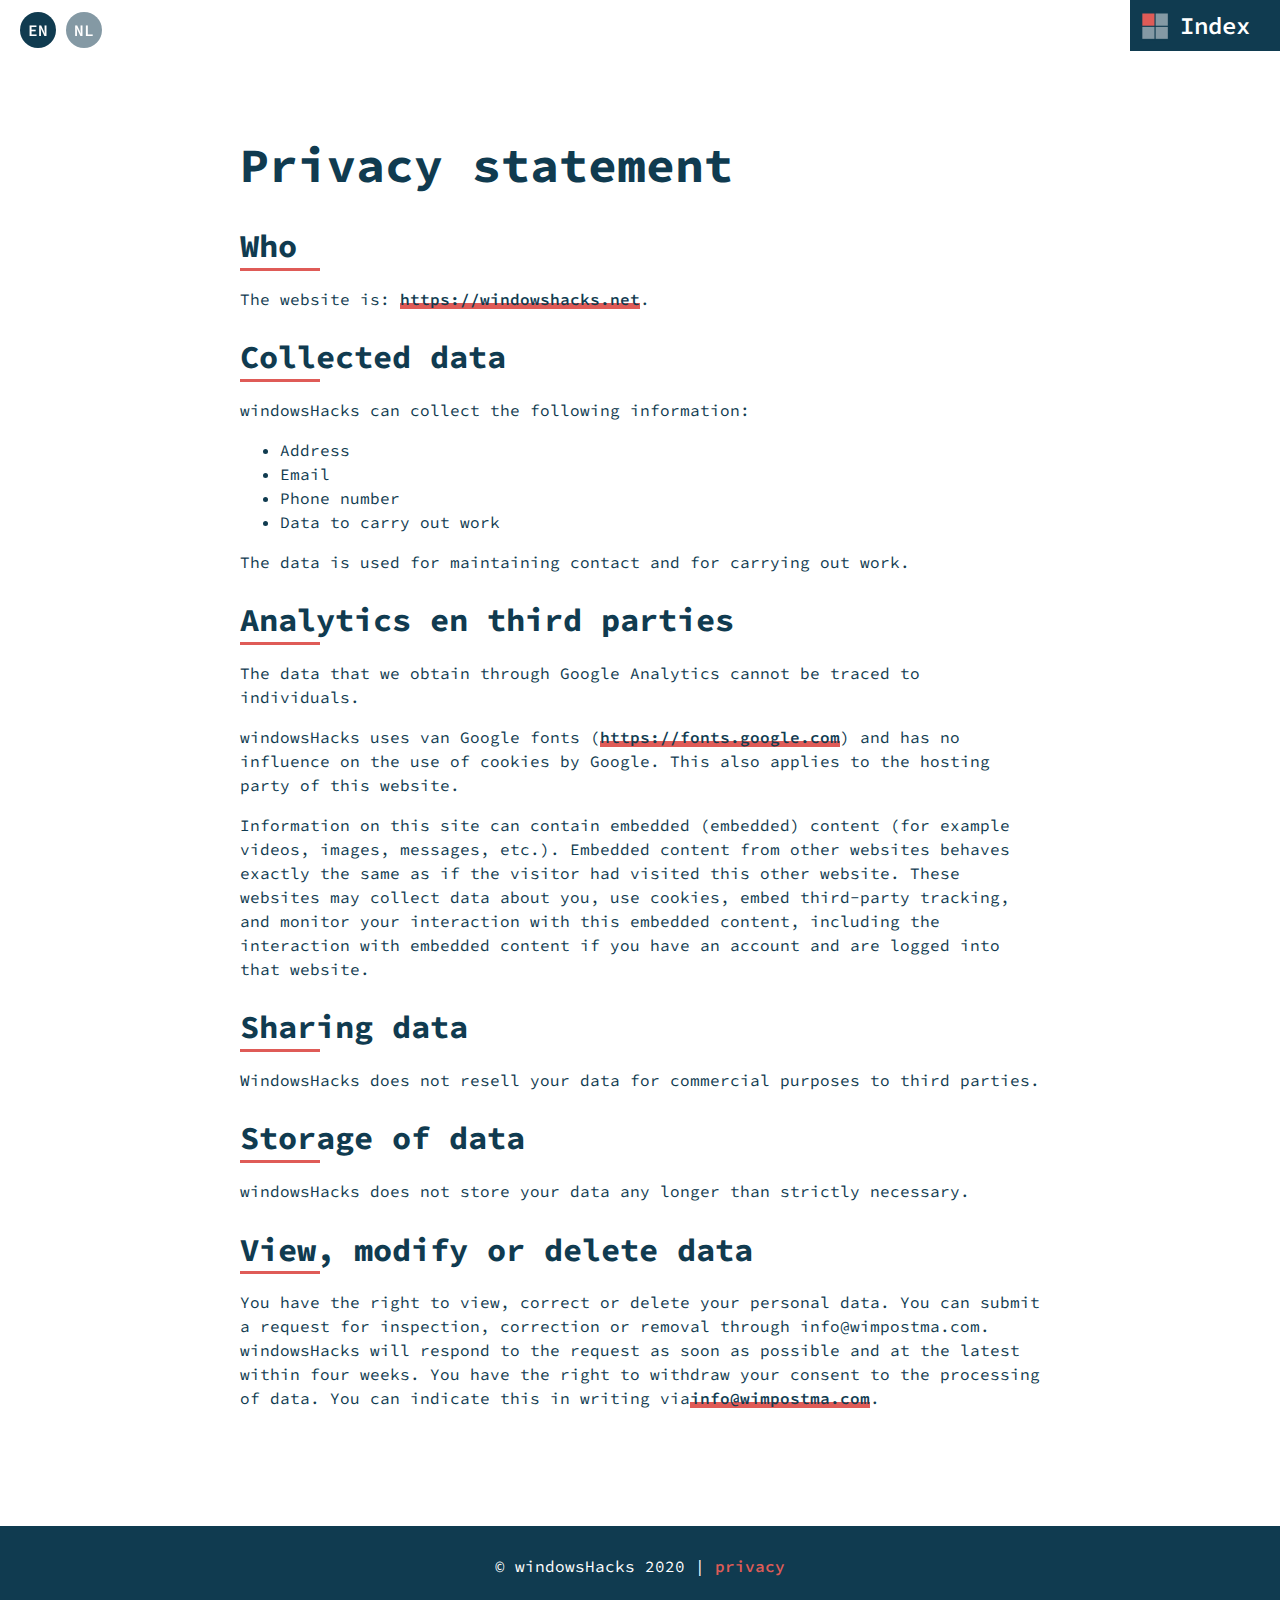
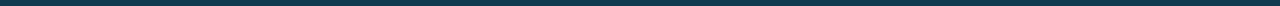
<file: privacy.html>
<!DOCTYPE html>
<html lang="en">

<head>
  <meta charset="UTF-8">
  <link rel="icon" type="image/png" href="images/windowsHacks favicon.png " />
  <meta http-equiv="X-UA-Compatible" content="IE=edge">
  <meta name="viewport" content="width=device-width, user-scalable=yes, initial-scale=1, user-scalable=1">

  <title>Doing more with Windows</title>

  <link rel="canonical" href="https://windowshacks.net/privacy" />
  <meta name="description"
    content="windowsHacks gives tips on how to make Windows better with tips about settings, security, apps and laptops." />
  <meta property="og:title" content="windowsHacks: doing more with Windows" />
  <meta property="og:description"
    content="windowsHacks gives tips on how to make Windows better with tips about settings, security, apps and laptops." />
  <meta property="og:url" content="https://windowshacks.net/privacy" />
  <meta property="og:site_name" content="windowsHacks" />
  <meta property="og:image" content="/images/windowsHacks.png">
  <meta property="og:image:secure_url" content="/images/windowsHacks.png">
  <meta name="twitter:site" content="@wimpstm">
  <meta name="twitter:creator" content="@wimpstm">
  <meta name="twitter:card" content="summary" />
  <meta name="twitter:description"
    content="windowsHacks gives tips on how to make Windows better with tips about settings, security, apps and laptops." />
  <meta name="twitter:title" content="windowsHacks: doing more with Windows" />


  <link href="https://fonts.googleapis.com/css?family=Source+Code+Pro:400,600&display=swap" rel="stylesheet">
  <link rel="stylesheet" href="style.css">

  <!-- Global site tag (gtag.js) - Google Analytics -->
  <script async src="https://www.googletagmanager.com/gtag/js?id=UA-156034762-1"></script>
  <script>
    window.dataLayer = window.dataLayer || [];

    function gtag() {
      dataLayer.push(arguments);
    }
    gtag('js', new Date());

    gtag('config', 'UA-156034762-1', {
      'anonymize_ip': true
    });
  </script>


</head>

<body>
  <header>
    <div class="language">
      <span><a href="https://windowshacks.net/">EN</a></span><span><a href="https://windowshacks.net/nl/">NL</a></span>
    </div>
    <nav class="navbar">
      <div class="index">
        <button class="indexbtn" onclick="indexFunc()"> Index</button>
        <div class="index-content" id="indexFuncBtn">
          <a href="/#">Start</a>
          <a href="/#settings">Windows settings</a>
          <a href="/#shortcuts">Keyboard shortcuts</a>
          <a href="/#apps">Apps</a>
          <a href="/#mac-a-like">Mac-A-Like</a>
          <a href="/#security">Security</a>
          <a href="/#laptops">Laptops</a>
          <a href="/#linux">Development</a>
          <a href="/#about">About & Why</a>
        </div>
      </div>
    </nav>
  </header>

  <main>

    <article class="section">

      <h1>Privacy statement</h1>
      <h2>Who</h2>
      <p>The website is: <a href='https://windowshacks.net' target='_blank' class='url'>https://windowshacks.net</a>.
      </p>
      <h2>Collected data</h2>
      <p>windowsHacks can collect the following information:</p>
      <ul>
        <li>Address</li>
        <li>Email</li>
        <li>Phone number</li>
        <li>Data to carry out work</li>

      </ul>
      <p>The data is used for maintaining contact and for carrying out work.</p>
      <h2>Analytics en third parties</h2>
      <p>The data that we obtain through Google Analytics cannot be traced to individuals.</p>
      <p>windowsHacks uses van Google fonts (<a href='https://fonts.google.com' target='_blank'
          class='url'>https://fonts.google.com</a>) and has no influence on the use of cookies by Google. This also
        applies to the hosting party of this website.</p>
      <p>Information on this site can contain embedded (embedded) content (for example videos, images, messages, etc.).
        Embedded content from other websites behaves exactly the same as if the visitor had visited this other website.
        These websites may collect data about you, use cookies, embed third-party tracking, and monitor your interaction
        with this embedded content, including the interaction with embedded content if you have an account and are
        logged into that website.</p>
      <h2>Sharing data</h2>
      <p>WindowsHacks does not resell your data for commercial purposes to third parties.</p>
      <h2>Storage of data</h2>
      <p>windowsHacks does not store your data any longer than strictly necessary.</p>
      <h2>View, modify or delete data</h2>
      <p>You have the right to view, correct or delete your personal data. You can submit a request for inspection,
        correction or removal through info@wimpostma.com. windowsHacks will respond to the request as soon as
        possible and at the latest within four weeks. You have the right to withdraw your consent to the processing of
        data. You can indicate this in writing via<a href='mailto:info@wimpostma.com'>info@wimpostma.com</a>.
      </p>
    </article>

  </main>



  <footer>
    <div class="credits">

      <span>© windowsHacks 2020 | <a href="privacy">privacy</a></span>
    </div>
  </footer>

  <script src="scripts/delay_loading.js"></script>
  <script src="scripts/index.js"></script>
  <script src="scripts/info.js"></script>
</body>

</html>
</file>
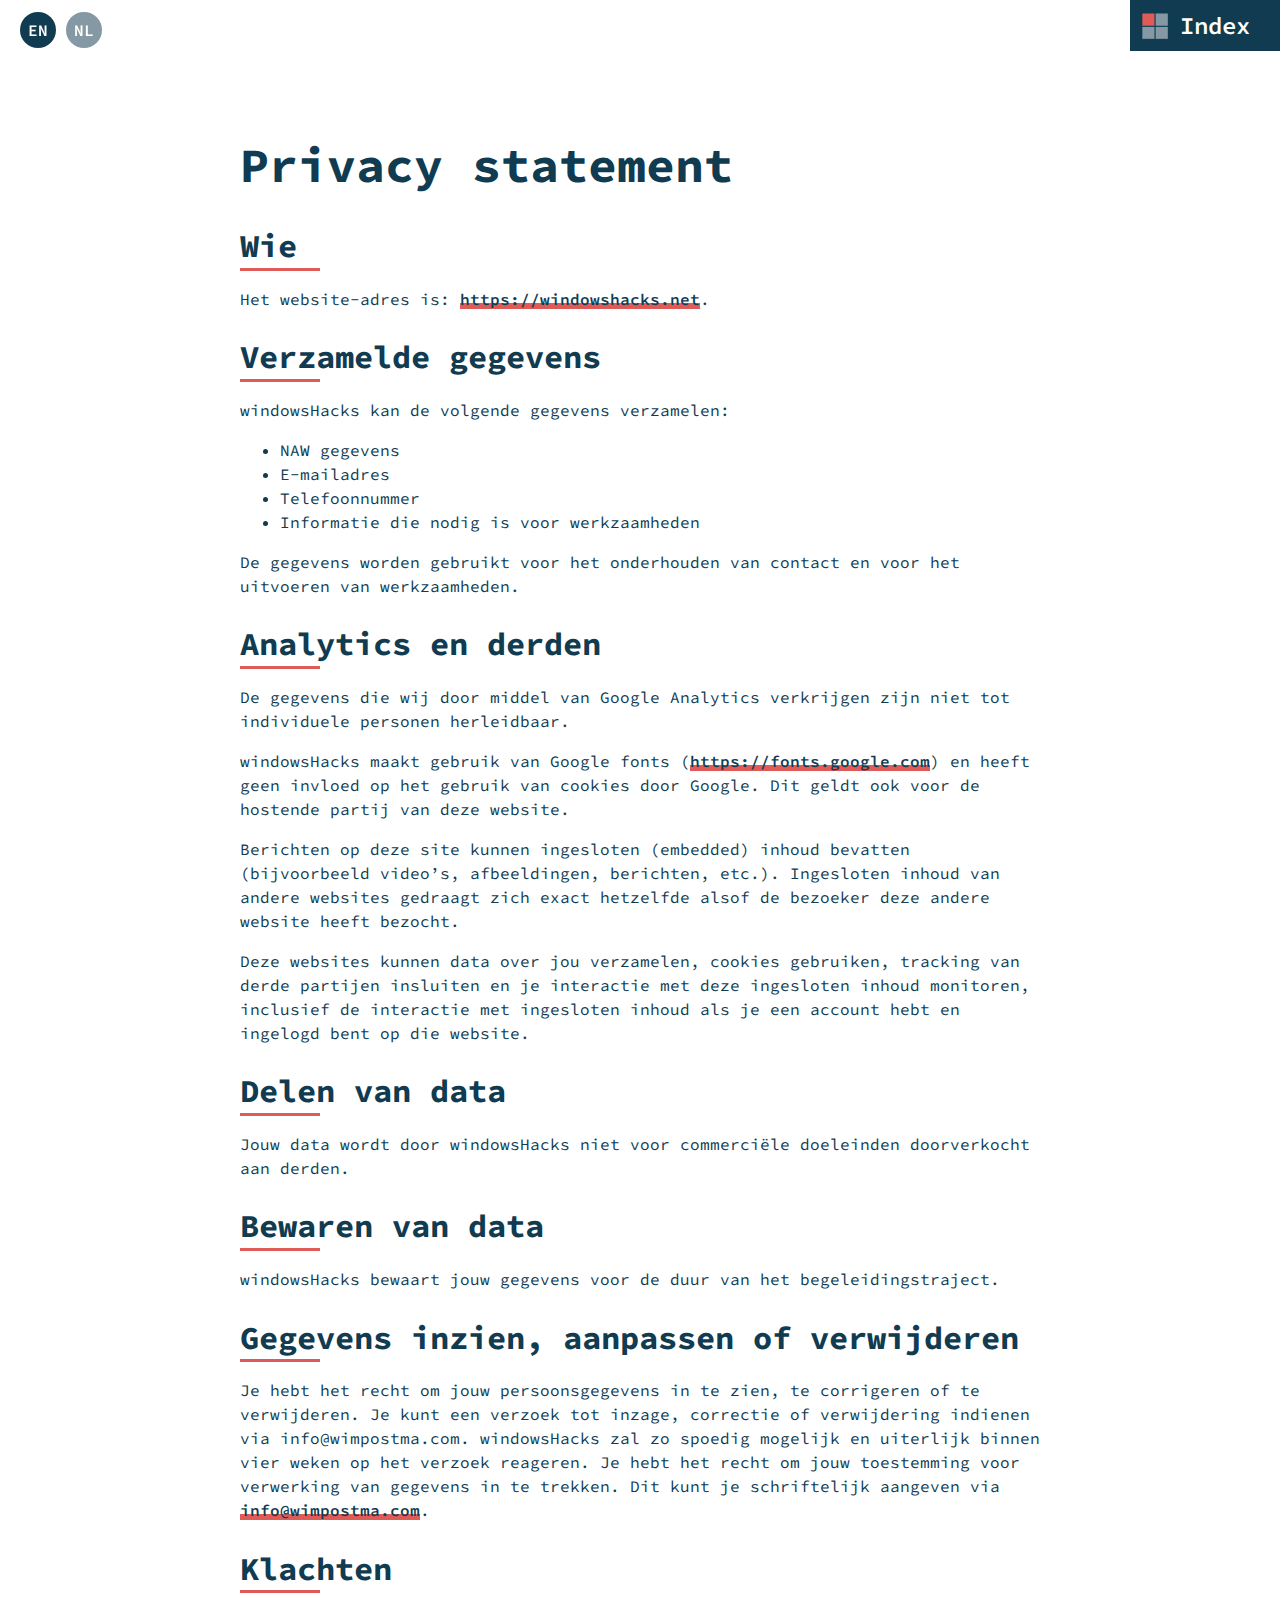
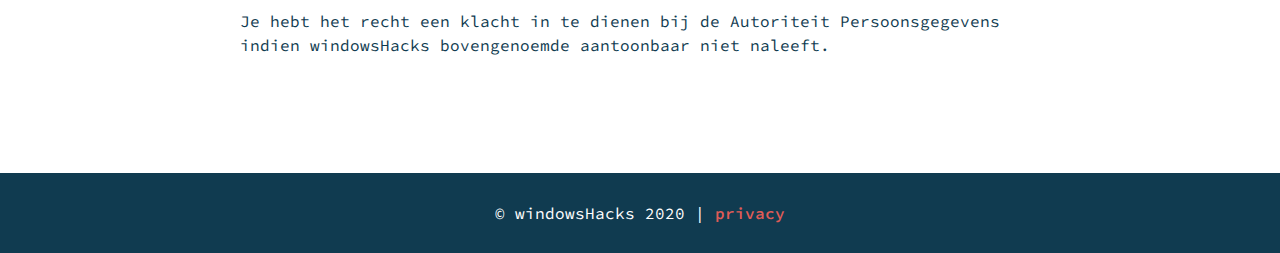
<file: nl/privacy.html>
<!DOCTYPE html>
<html lang="nl">

<head>
  <meta charset="UTF-8">
  <link rel="icon" type="image/png" href="images/wpstm-pixels.png" />
  <meta http-equiv="X-UA-Compatible" content="IE=edge">
  <meta name="viewport" content="width=device-width, user-scalable=yes, initial-scale=1, user-scalable=1">

  <title>WPSTM: gewoon goede websites.</title>

  <link rel="canonical" href="https://windowshacks.net/nl/privacy/" />
  <link rel="canonical" href="https://windowshacks.net/nl/" />
  <meta name="description"
    content="windowsHacks geeft tips over hoe je Windows beter maakt met handige instellingen, beveiliging, apps en laptops." />
  <meta property="og:title" content="windowsHacks: doe meer met Windows" />
  <meta property="og:description"
    content="windowsHacks geeft tips over hoe je Windows beter maakt met handige instellingen, beveiliging, apps en laptops." />
  <meta property="og:url" content="https://windowshacks.net/nl/privacy" />
  <meta property="og:site_name" content="windowsHacks" />
  <meta property="og:image" content="https://windowshacks.net/images/windowsHacks.png">
  <meta property="og:image:secure_url" content="https://windowshacks.net/images/windowsHacks.png">
  <meta name="twitter:site" content="@wimpstm">
  <meta name="twitter:creator" content="@wimpstm">
  <meta name="twitter:card" content="summary" />
  <meta name="twitter:description"
    content="windowsHacks geeft tips over hoe je Windows beter maakt met handige instellingen, beveiliging, apps en laptops." />
  <meta name="twitter:title" content="windowsHacks: doe meer met Windows" />

  <link href="https://fonts.googleapis.com/css?family=Source+Code+Pro:400,600&display=swap" rel="stylesheet">
  <link rel="stylesheet" href="/style.css">

  <!-- Global site tag (gtag.js) - Google Analytics -->
  <script async src="https://www.googletagmanager.com/gtag/js?id=UA-156034762-1"></script>
  <script>
    window.dataLayer = window.dataLayer || [];

    function gtag() {
      dataLayer.push(arguments);
    }
    gtag('js', new Date());

    gtag('config', 'UA-156034762-1', {
      'anonymize_ip': true
    });
  </script>


</head>

<body>
  <header>
    <div class="language">
      <span><a href="https://windowshacks.net/">EN</a></span><span><a href="https://windowshacks.net/nl/">NL</a></span>
    </div>
    <nav class="navbar">
      <div class="index">
        <button class="indexbtn" onclick="indexFunc()"> Index</button>
        <div class="index-content" id="indexFuncBtn">
          <a href="nl/#">Start</a>
          <a href="nl/#settings">Windows instellingen</a>
          <a href="nl/#shortcuts">Toetscombinaties</a>
          <a href="nl/#apps">Apps</a>
          <a href="nl/#mac-a-like">Mac-A-Like</a>
          <a href="nl/#security">Security</a>
          <a href="nl/#linux">Development & Linux</a>
          <a href="nl/#about">Wie & Waarom</a>
        </div>
      </div>
    </nav>
  </header>

  <main>

    <article class="section">

      <h1>Privacy statement</h1>
      <h2>Wie</h2>
      <p>Het website-adres is: <a href='https://windowshacks.net' target='_blank'
          class='url'>https://windowshacks.net</a>.</p>
      <h2>Verzamelde gegevens</h2>
      <p>windowsHacks kan de volgende gegevens verzamelen:</p>
      <ul>
        <li>NAW gegevens</li>
        <li>E-mailadres</li>
        <li>Telefoonnummer</li>
        <li>Informatie die nodig is voor werkzaamheden</li>

      </ul>
      <p>De gegevens worden gebruikt voor het onderhouden van contact en voor het uitvoeren van werkzaamheden.</p>
      <h2>Analytics en derden</h2>
      <p>De gegevens die wij door middel van Google Analytics verkrijgen zijn niet tot individuele personen herleidbaar.
      </p>
      <p>windowsHacks maakt gebruik van Google fonts (<a href='https://fonts.google.com' target='_blank'
          class='url'>https://fonts.google.com</a>) en heeft geen invloed op het gebruik van cookies door Google. Dit
        geldt ook voor de hostende partij van deze website.</p>
      <p>Berichten op deze site kunnen ingesloten (embedded) inhoud bevatten (bijvoorbeeld video’s, afbeeldingen,
        berichten, etc.). Ingesloten inhoud van andere websites gedraagt zich exact hetzelfde alsof de bezoeker deze
        andere website heeft bezocht.</p>
      <p>Deze websites kunnen data over jou verzamelen, cookies gebruiken, tracking van derde partijen insluiten en je
        interactie met deze ingesloten inhoud monitoren, inclusief de interactie met ingesloten inhoud als je een
        account hebt en ingelogd bent op die website.</p>
      <h2>Delen van data</h2>
      <p>Jouw data wordt door windowsHacks niet voor commerciële doeleinden doorverkocht aan derden.</p>
      <h2>Bewaren van data</h2>
      <p>windowsHacks bewaart jouw gegevens voor de duur van het begeleidingstraject.</p>
      <h2>Gegevens inzien, aanpassen of verwijderen</h2>
      <p>Je hebt het recht om jouw persoonsgegevens in te zien, te corrigeren of te verwijderen. Je kunt een verzoek tot
        inzage, correctie of verwijdering indienen via info@wimpostma.com. windowsHacks zal zo spoedig mogelijk en
        uiterlijk binnen vier weken op het verzoek reageren. Je hebt het recht om jouw toestemming voor verwerking van
        gegevens in te trekken. Dit kunt je schriftelijk aangeven via <a
          href='mailto:info@wimpostma.com'>info@wimpostma.com</a>.</p>
      <h2>Klachten</h2>
      <p>Je hebt het recht een klacht in te dienen bij de Autoriteit Persoonsgegevens indien windowsHacks bovengenoemde
        aantoonbaar niet naleeft.</p>

    </article>


  </main>



  <footer>
    <div class="credits">

      <span>© windowsHacks 2020 | <a href="privacy">privacy</a></span>
    </div>
  </footer>





  <script src="/scripts/delay_loading.js"></script>
  <script src="/scripts/index.js"></script>
  <script src="/scripts/info.js"></script>


</body>

</html>
</file>
<file: style.css>
body,
html {
  background-color: var(--white);
  color: var(--blue);
  font-family: 'Source Code Pro', monospace;
  font-size: 16px;
  height: 100%;
  margin: 0;
  padding: 0;
  scroll-behavior: smooth;
  word-wrap: break-word;
}

:root {
  --blue: #103B50;
  --grey-dark: #8499A4;
  --grey-light: #C9CFD2;
  --coral: #DF5B57;
  --white: #fff;

  --font-size-default: 1.2rem;
  --font-size-2: 1.5rem;
  --font-size-3: 2rem;
  --font-size-4: 2.5rem;

  --line-height-default: 1.7rem;
  --line-height-2: 2rem;
  --line-height-3: 2.6rem;
  --line-height-4: 3.3rem;

  --shadow: 0px 0px 5px 3px rgba(54, 54, 54, 0.4);
}

@media only screen and (max-width:1300px) {

  :root {
    --font-size-default: 1rem;
    --font-size-2: 1.2rem;
    --font-size-3: 2.0rem;
    --font-size-4: 3rem;

    --line-height-default: 1.5rem;
    --line-height-2: 1.6rem;
    --line-height-3: 2.6rem;
    --line-height-4: 4.2rem;
  }


}

@media only screen and (max-width:670px) {

  body,
  html {
    font-size: 16px;
  }

  :root {
    --font-size-default: 1rem;
    --font-size-2: 1.2rem;
    --font-size-3: 1.6rem;
    --font-size-4: 2.4rem;

    --line-height-default: 1.5rem;
    --line-height-2: 1.6rem;
    --line-height-3: 2.1rem;
    --line-height-4: 3.5rem;
  }
}



/***
Font defaults
***/

h1,
h2,
p {
  margin-bottom: 1rem;
}

h1 {
  font-size: var(--font-size-4);
  line-height: var(--line-height-4);
}

h2 {
  font-size: var(--font-size-3);
  line-height: var(--line-height-3);
}

h3 {
  font-size: var(--font-size-2);
  line-height: var(--line-height-2);
  margin-bottom: 0;
}

h2:after {
  background: none repeat scroll 0 0 var(--coral);
  bottom: 0.6rem;
  content: "";
  display: block;
  height: 3px;
  width: 80px;
}

p,
ul li {
  font-size: var(--font-size-default);
  line-height: var(--line-height-default);
  margin-top: 0;
}

a {
  color: var(--blue);
  font-weight: 600;
  text-decoration: none;
}

a:hover {
  text-decoration: none;
}



/*** Header ***/

header {
  height: 100px;
  position: relative;
  width: 100%;
  z-index: 9999;
}
/*
.site-logo {
  align-items: center;
  display: flex;
  height: 50px;
  left: 0px;
  position: absolute;
  top: 0px;
  width: auto;
}

.site-logo h1 {
  color: white;
  font-size: 2rem;
  float: left;
  margin-left: 20px;
}

.site-logo img {
  float: left;
  height: 50px;

  width: auto;
}

*/

.language {
  margin: 20px 0 0 20px;
  position: fixed;
}


.language span {
  background: var(--grey-dark);
  border-radius: 50px;
  color: var(--blue);
  cursor: pointer;
  font-weight: 600;
  height: 80px;
  padding: 8px;
  transition: background 0.3s, color 0.3s, padding 0.3s;
  width: 80px;
}

.language span:hover {
  background: var(--coral);
  color: #fff;
  padding: 10px;
}

.language span a:first-child{
  color: #fff;
}

.language span:first-child:hover {
  background: var(--coral);
}

.language span:first-child {
  background: var(--blue);
  color: #fff;
  margin-right: 10px;
}

.navbar {
  position: fixed;
  top: 0;
  right: 0;
  background-color: var(--blue);
}

.navbar a {
  float: left;
  font-size: 16px;
  color: var(--grey-light);
  text-align: center;
  padding: 14px 16px;
  text-decoration: none;
}

.index {
  float: left;
  overflow: hidden;
  width: 150px;
}

.indexbtn {
  align-items: center;
  background-image: url("images/windowsHacks\ favicon.png");
  background-repeat: no-repeat;
  background-position: center left 10px;
  background-size: 30px;
  display: inline-block;
}

.index .indexbtn {
  background-color: inherit;
  border: none;
  color: var(--white);
  cursor: pointer;
  font-family: inherit;
  font-size: 1.5rem;
  font-weight: 600;
  margin: 0;
  outline: none;
  padding: 10px 0px 10px 50px;
    z-index: 999;
}


.index-content {
  background-color: #f9f9f9;
  box-shadow: 0px 8px 16px 0px rgba(0, 0, 0, 0.2);
  height: calc(100vh - 50px);
  margin-right: -450px;
  padding-top: 50px;
  position: absolute;
  right: 0;
  -webkit-transform: translateX(100%);
  top: 50px;
  transform: translateX(100%);
  transition: -webkit-transform 300ms cubic-bezier(0.5, 0, 0.5, 1);
  transition: transform 300ms cubic-bezier(0.5, 0, 0.5, 1);
  transition: transform 300ms cubic-bezier(0.5, 0, 0.5, 1), -webkit-transform 300ms cubic-bezier(0.5, 0, 0.5, 1);
  width: 450px;
  z-index: 1;
}

.index-content a {
  float: none;
  color: black;
  padding: 12px 16px;
  text-decoration: none;
  display: block;
  text-align: left;
}

.index-content a:hover {
  background-color: #ddd;
}

.show {
  -webkit-transform: translateX(-100%);
  transform: translateX(-100%);
}

@media only screen and (max-width:500px) {
  .index-content {
    margin-right: -300px;
    width: 300px;
  }

}


/*
@media only screen and (max-width:1000px) {
  .header {
    height: 90px;
    margin-bottom: 20px;
    width: 100%;
  }

  .site-logo {
    height: 30px;
    left: 20px;
    position: absolute;
    top: 20px;
    width: auto;
  }

  .site-logo h1 {
    color: white;
    font-size: 1.5rem;
    float: left;
    margin-left: 10px;
  }

  .site-logo img {
    float: left;
    height: 30px;
    left: 20px;
    top: 20px;
    width: auto;
  }
*/



/* Wrapper */



/***
Footer
***/

footer {
  color: white;
  font-size: 16px;
  line-height: 80px;
}

footer {
  background: var(--blue);
  bottom: 0;
  height: 80px;
  margin: 0 auto;
  position: relative;
  width: 100%;
}

.credits {
  margin: auto;
  text-align: center;
}

.credits a {
  color: var(--coral);
}


/***
Table
***/

table {
  border: 1px solid var(--grey-light);
  border-collapse: collapse;
  width: 100%;
}

thead {
  background: var(--coral);
  color: white;
  text-align: left;
}

td,
th {
  border: 1px solid var(--grey-light);
  padding: 10px;
  width: 50%;
}



/***
Sections
***/

main {
  display: grid;
  grid-template-columns: repeat(12, 1fr);
  font-size: var(--font-size-default);
  margin-top: 0px;
}

.section {
  grid-column: 1 / -1;
  grid-template-columns: repeat(12, 1fr);
  grid-template-rows: auto;
  margin: 0 auto 100px auto;
  max-width: 800px;
  position: relative;
  width: 90%;
}
/*
.download,
.section h1,
.section h2,
.section h3,
.section p {
  grid-column: 4 / 10;
  max-width: 800px;
}

.section h1 {
  grid-row: 1;
}
*/
.section img {
  display: block;
  height: 300px;
  margin: 30px auto;
  width: auto;

}

.section h3 {
  margin-top: 50px;
}

.intro-logo {
  grid-column: 4 / 10;
  grid-row: 1;
  margin: 40px 0;
}

.intro-logo img {
  height: auto;
  margin: 0 auto 0 0;
  max-width: 400px;
}


.section a {
  background-image: linear-gradient(180deg, transparent 70%, var(--coral) 0);
  }

.section a:hover {
  background-image: linear-gradient(180deg, transparent 0%, var(--coral) 0);
}

.download {

  border: 2px solid var(--coral);
  color: var(--coral);
  cursor: pointer;
  display: block;
  font-size: var(--font-size-default);
  font-weight: 600;
  height: 40px;
  line-height: 40px;
  margin: 10px 0;
  transition: box-shadow 0.5s, background 0.4s, color 0.5s;
  text-align: center;
  text-decoration: none;
  width: 300px;
}

a.download {
  background-image: none;
}

a.download:hover,
a.download:focus {
  background: var(--coral);
  box-shadow: 0px 0px 10px 4px rgba(0, 0, 0, 0.2);
  color: #fff;
  text-decoration: none;
}

.explain {
  background: var(--grey-light);
  font-weight: 600;
  padding: 0 4px;
}



img.explain-image {
  height: auto;
  margin: 0 auto;
  max-width: 500px;
  width: 100%;
}


#info {
  background: var(--grey-light);
  display: none;
  margin: 10px 0;
  padding: 10px;
  width: 100%;


}

.infoBTN {
  background-color: var(--coral);
  border-radius: 50%;
  box-shadow: none;
  color: white;
  cursor: pointer;
  display: inline;
  font-weight: 600;
  padding: 2px 8px;
}

.infoBTN:hover,
.infoBTN:focus {
  background: var(--blue);
}

@media only screen and (max-width: 600px) {

}

/***
Contact button
***/

.contact-area {
  align-items: center;
  background: var(--second-1);
  border-radius: 100px;
  box-shadow: var(--shadow);
  box-sizing: border-box;
  cursor: pointer;
  display: flex;
  height: 60px;
  position: fixed;
  right: 20px;
  top: 20px;
  transition: background 0.5s;
  width: 60px;
  z-index: 1000;
}

.contact-area:hover {
  background: var(--second-2);
}

.contact-area a {
  background-image: none;
}

.contact-icon {
  fill: var(--white);
  margin: 3px auto 0 auto;
  transition: fill 0.5s;
  width: 37.5px;
  z-index: 9999;
}


.contact-icon svg {
  height: 100%;
  margin: auto;
  stroke: var(--white);
  transition: background 0.5s;
  width: 100%;
}



@media only screen and (max-width: 800px) {
  .contact-area {
    bottom: 10px;
    right: 10px;
  }

  .contact-icon {
    padding: 3px 4px -3px 6px;
  }

}



/***
Animations
***/

.delay {
  opacity: 0;
}

@keyframes delay1 {
  from {
    transform: translateX(100px);
    opacity: 0;
  }

  to {
    transform: translateX(0);
    opacity: 1;
  }
}
</file>
